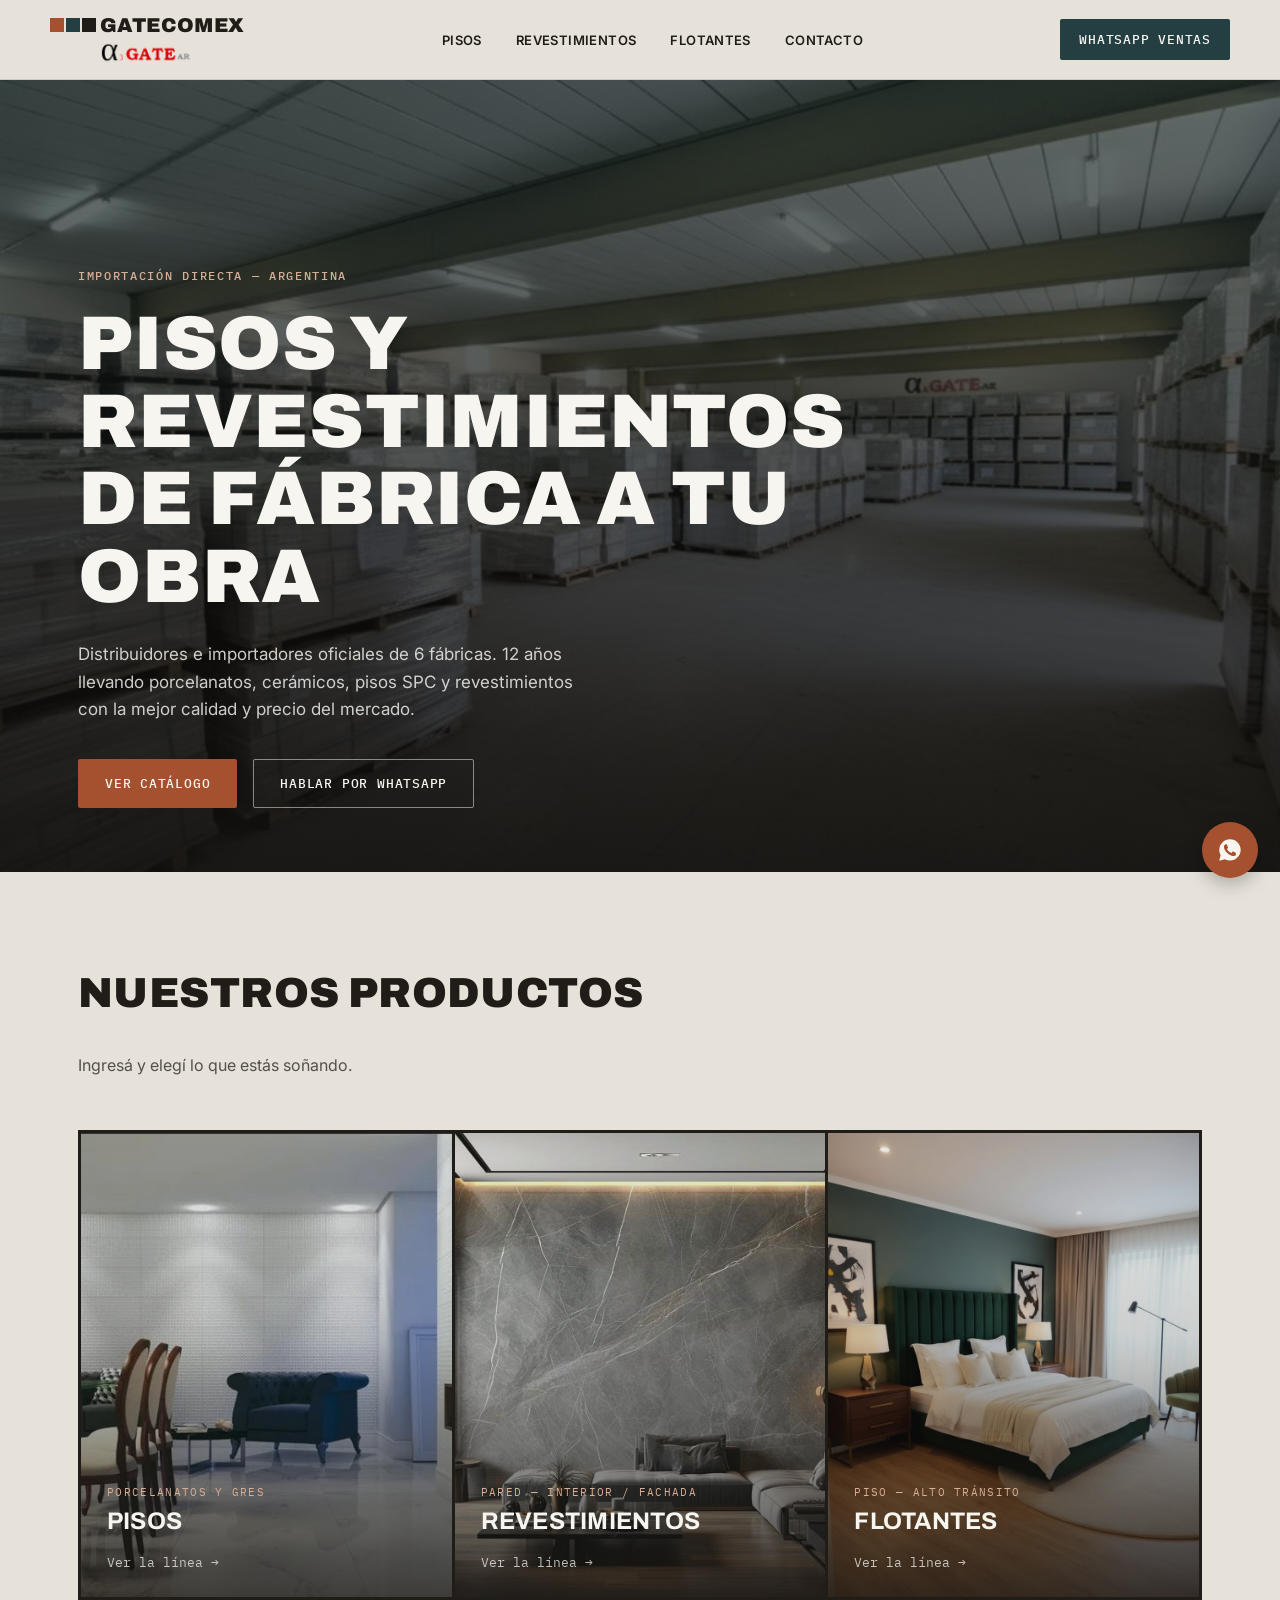
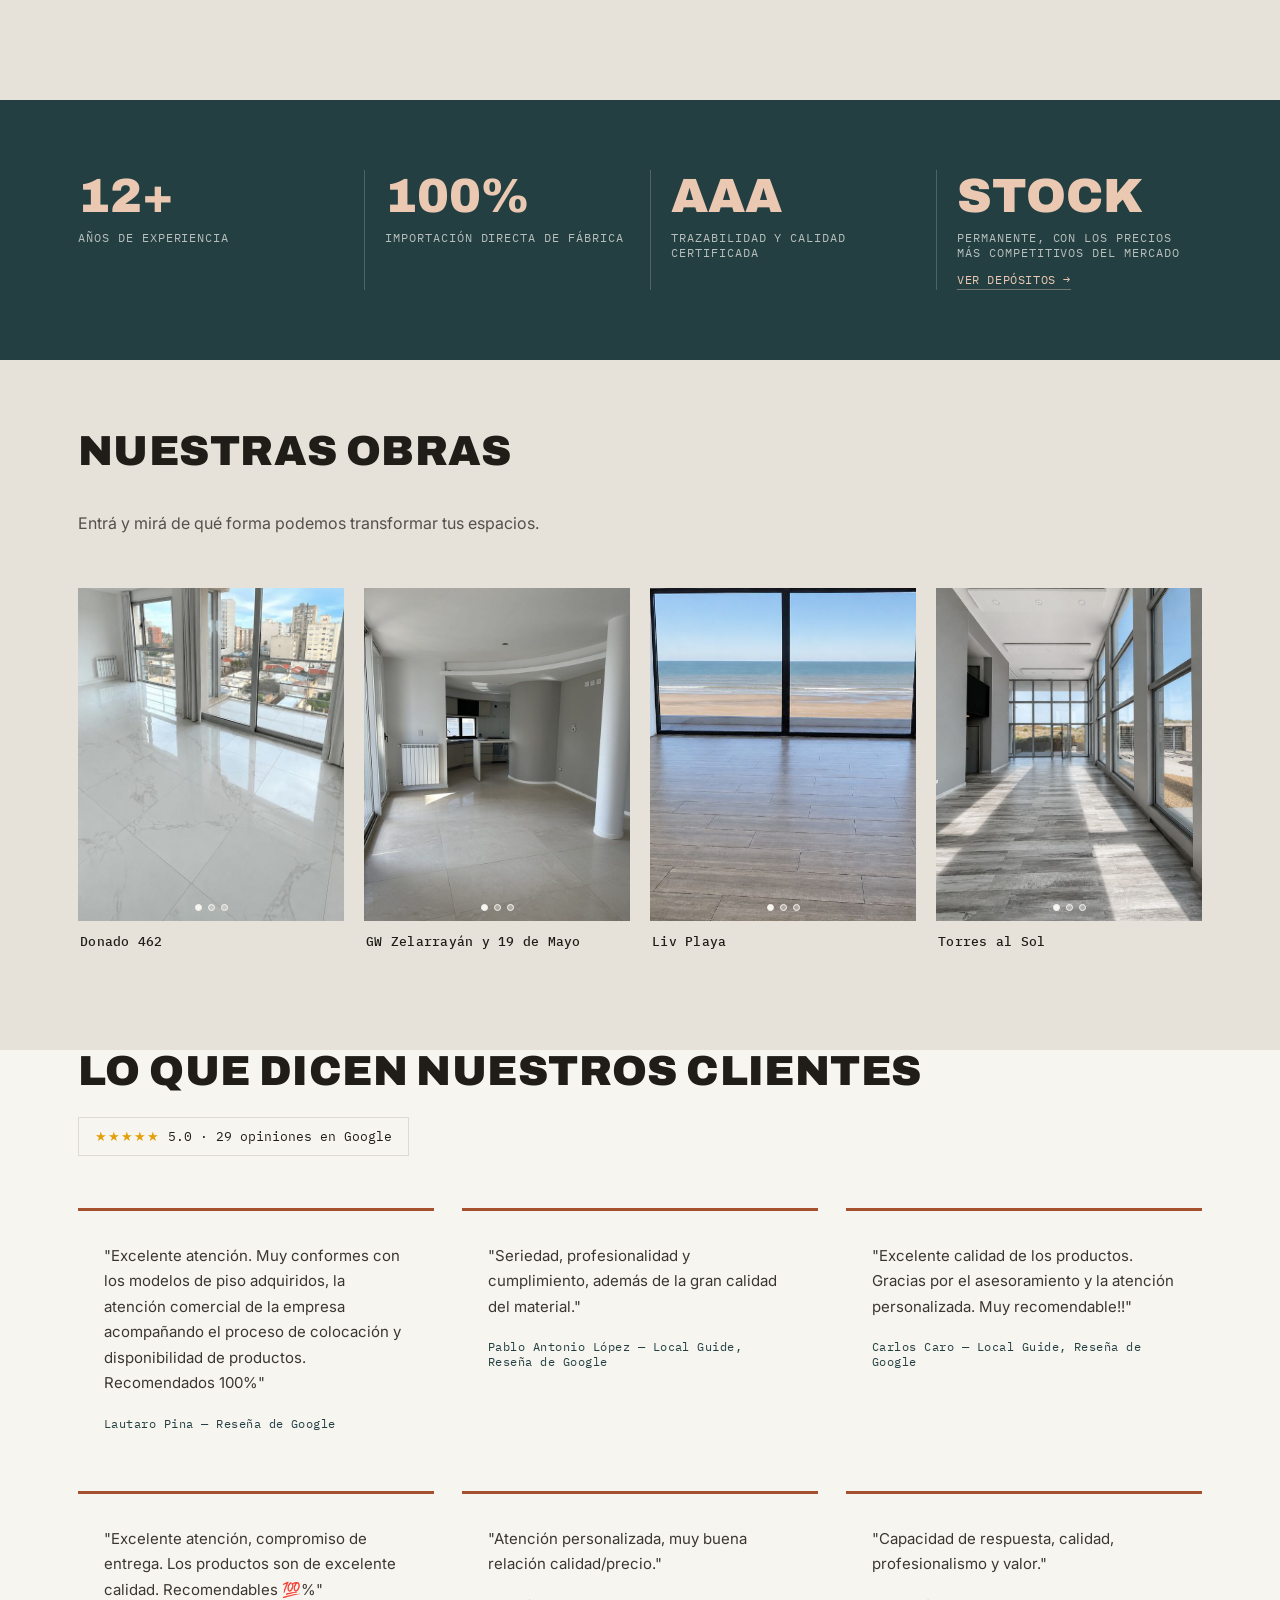
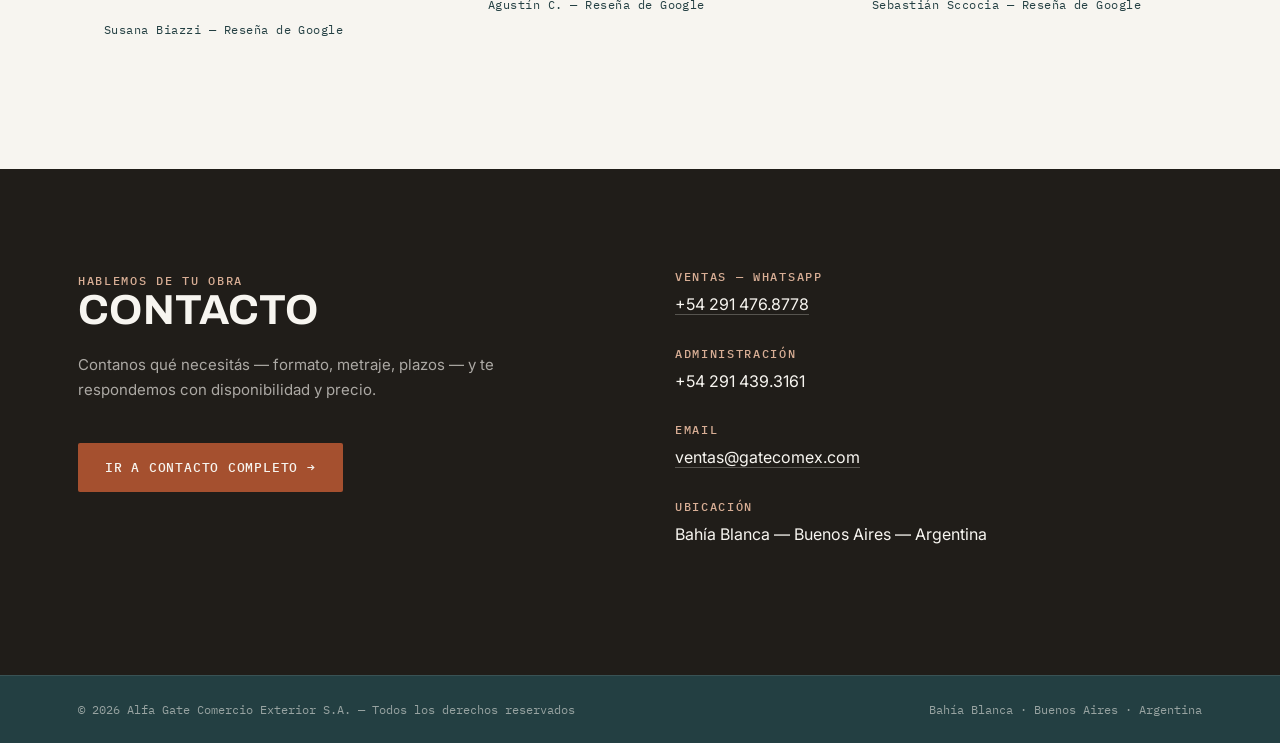
<file: index.html>
<!DOCTYPE html>
<html lang="es">
<head>
<meta charset="UTF-8">
<meta name="viewport" content="width=device-width, initial-scale=1.0">
<title>GateComex — Pisos, Revestimientos y Flotantes | Argentina</title>
<meta name="description" content="Distribuidores e importadores oficiales de 6 fábricas. 12 años llevando porcelanatos, cerámicos, pisos SPC y revestimientos a toda la región.">
<link rel="preconnect" href="https://fonts.googleapis.com">
<link href="https://fonts.googleapis.com/css2?family=Archivo:wght@500;700;900&family=Inter:wght@400;500;600&family=IBM+Plex+Mono:wght@500&display=swap" rel="stylesheet">
<link rel="stylesheet" href="styles.css">
</head>
<body>

<header>
<nav class="wrap">
<a href="index.html" class="logo"><span class="logo-top"><span class="mark"></span>GATECOMEX</span><img src="images/alfa-gate-logo.png" alt="Alfa Gate" class="logo-alfa"></a>
<div class="navlinks">
<a href="pisos.html">Pisos</a>
<a href="revestimientos.html">Revestimientos</a>
<a href="flotantes.html">Flotantes</a>
<a href="contacto.html">Contacto</a>
</div>
<div class="navcta">
<a class="btn" href="https://api.whatsapp.com/send/?phone=5492914768778" target="_blank">WhatsApp Ventas</a>
</div>
</nav>
</header>

<section class="hero">
<div class="hero-bg">
<img src="images/hero-deposito.jpg" alt="Depósito Alfa Gate con stock de porcelanatos y revestimientos">
</div>
<div class="wrap hero-content">
<span class="eyebrow">Importación directa — Argentina</span>
<h1>Pisos y revestimientos<br>de fábrica a tu obra</h1>
<p>Distribuidores e importadores oficiales de 6 fábricas. 12 años llevando porcelanatos, cerámicos, pisos SPC y revestimientos con la mejor calidad y precio del mercado.</p>
<div class="hero-actions">
<a class="btn btn-primary" href="#categorias">Ver catálogo</a>
<a class="btn btn-outline" href="https://api.whatsapp.com/send/?phone=5492914768778" target="_blank">Hablar por WhatsApp</a>
</div>
</div>
</section>

<section class="section" id="categorias">
<div class="wrap">
<div class="section-head section-head-stack">
<h2>Nuestros productos</h2>
<p class="desc">Ingresá y elegí lo que estás soñando.</p>
</div>
</div>
<div class="wrap">
<div class="tile-grid">
<a class="tile-card" href="pisos.html">
<img src="images/hero-pisos.jpg" alt="Pisos">
<div class="tc-inner">
<span class="code">PORCELANATOS Y GRES</span>
<h3>Pisos</h3>
<span class="arrow">Ver la línea →</span>
</div>
</a>
<a class="tile-card" href="revestimientos.html">
<img src="images/hero-revestimientos.jpg" alt="Revestimientos">
<div class="tc-inner">
<span class="code">PARED — INTERIOR / FACHADA</span>
<h3>Revestimientos</h3>
<span class="arrow">Ver la línea →</span>
</div>
</a>
<a class="tile-card" href="flotantes.html">
<img src="images/hero-flotantes.jpg" alt="Flotantes">
<div class="tc-inner">
<span class="code">PISO — ALTO TRÁNSITO</span>
<h3>Flotantes</h3>
<span class="arrow">Ver la línea →</span>
</div>
</a>
</div>
</div>
</section>

<section class="stats">
<div class="wrap stats-grid">
<div><div class="stat-num">12+</div><div class="stat-label">Años de experiencia</div></div>
<div><div class="stat-num">100%</div><div class="stat-label">Importación directa de fábrica</div></div>
<div><div class="stat-num">AAA</div><div class="stat-label">Trazabilidad y calidad certificada</div></div>
<div><div class="stat-num">STOCK</div><div class="stat-label">Permanente, con los precios más competitivos del mercado</div><a href="#" id="ver-deposito" class="stock-link">Ver depósitos →</a></div>
</div>
</section>

<section class="section" id="ambientes" style="padding-top:70px;">
<div class="wrap">
<div class="section-head section-head-stack">
<h2>Nuestras obras</h2>
<p class="desc">Entrá y mirá de qué forma podemos transformar tus espacios.</p>
</div>
<div class="obra-grid">
<div class="obra-card">
<div class="obra-photo">
<img src="images/donado462-1.jpg" data-file="donado462-1.jpg" class="active" alt="Donado 462">
<img src="images/donado462-2.jpg" data-file="donado462-2.jpg" alt="Donado 462">
<img src="images/donado462-3.jpg" data-file="donado462-3.jpg" alt="Donado 462">
<div class="prod-dots">
<button class="dot active" data-idx="0"></button>
<button class="dot" data-idx="1"></button>
<button class="dot" data-idx="2"></button>
</div>
</div>
<span class="g-cap">Donado 462</span>
</div>
<div class="obra-card">
<div class="obra-photo">
<img src="images/gw-zelarrayan-1.jpg" data-file="gw-zelarrayan-1.jpg" class="active" alt="GW Zelarrayán y 19 de Mayo">
<img src="images/gw-zelarrayan-2.jpg" data-file="gw-zelarrayan-2.jpg" alt="GW Zelarrayán y 19 de Mayo">
<img src="images/gw-zelarrayan-3.jpg" data-file="gw-zelarrayan-3.jpg" alt="GW Zelarrayán y 19 de Mayo">
<div class="prod-dots">
<button class="dot active" data-idx="0"></button>
<button class="dot" data-idx="1"></button>
<button class="dot" data-idx="2"></button>
</div>
</div>
<span class="g-cap">GW Zelarrayán y 19 de Mayo</span>
</div>
<div class="obra-card">
<div class="obra-photo">
<img src="images/liv-playa-1.jpg" data-file="liv-playa-1.jpg" class="active" alt="Liv Playa">
<img src="images/liv-playa-2.jpg" data-file="liv-playa-2.jpg" alt="Liv Playa">
<img src="images/liv-playa-3.jpg" data-file="liv-playa-3.jpg" alt="Liv Playa">
<div class="prod-dots">
<button class="dot active" data-idx="0"></button>
<button class="dot" data-idx="1"></button>
<button class="dot" data-idx="2"></button>
</div>
</div>
<span class="g-cap">Liv Playa</span>
</div>
<div class="obra-card">
<div class="obra-photo">
<img src="images/torres-al-sol-1.jpg" data-file="torres-al-sol-1.jpg" class="active" alt="Torres al Sol">
<img src="images/torres-al-sol-2.jpg" data-file="torres-al-sol-2.jpg" alt="Torres al Sol">
<img src="images/torres-al-sol-3.jpg" data-file="torres-al-sol-3.jpg" alt="Torres al Sol">
<div class="prod-dots">
<button class="dot active" data-idx="0"></button>
<button class="dot" data-idx="1"></button>
<button class="dot" data-idx="2"></button>
</div>
</div>
<span class="g-cap">Torres al Sol</span>
</div>
</div>
</div>
</section>

<section class="section" style="background:var(--paper); padding-top:0;">
<div class="wrap">
<div class="section-head">
<h2>Lo que dicen nuestros clientes</h2>
<a href="https://www.google.com/search?q=alfa+gate+bahia+blanca+resenas" target="_blank" class="google-badge">
<span class="stars">★★★★★</span> 5.0 · 29 opiniones en Google
</a>
</div>
<div class="testi-grid">
<div class="testi-card">
<p>"Excelente atención. Muy conformes con los modelos de piso adquiridos, la atención comercial de la empresa acompañando el proceso de colocación y disponibilidad de productos. Recomendados 100%"</p>
<div class="testi-who">Lautaro Pina — Reseña de Google</div>
</div>
<div class="testi-card">
<p>"Seriedad, profesionalidad y cumplimiento, además de la gran calidad del material."</p>
<div class="testi-who">Pablo Antonio López — Local Guide, Reseña de Google</div>
</div>
<div class="testi-card">
<p>"Excelente calidad de los productos. Gracias por el asesoramiento y la atención personalizada. Muy recomendable!!"</p>
<div class="testi-who">Carlos Caro — Local Guide, Reseña de Google</div>
</div>
<div class="testi-card">
<p>"Excelente atención, compromiso de entrega. Los productos son de excelente calidad. Recomendables 💯%"</p>
<div class="testi-who">Susana Biazzi — Reseña de Google</div>
</div>
<div class="testi-card">
<p>"Atención personalizada, muy buena relación calidad/precio."</p>
<div class="testi-who">Agustín C. — Reseña de Google</div>
</div>
<div class="testi-card">
<p>"Capacidad de respuesta, calidad, profesionalismo y valor."</p>
<div class="testi-who">Sebastián Sccocia — Reseña de Google</div>
</div>
</div>
</div>
</section>

<section class="contact section" id="contacto">
<div class="wrap">
<div>
<span class="eyebrow" style="color:#D8AE95;">Hablemos de tu obra</span>
<h2>Contacto</h2>
<p class="desc">Contanos qué necesitás — formato, metraje, plazos — y te respondemos con disponibilidad y precio.</p>
<a class="btn btn-primary" href="contacto.html">Ir a contacto completo →</a>
</div>
<div class="contact-info">
<div>
<div class="info-block"><span class="eyebrow">Ventas — WhatsApp</span><a href="https://api.whatsapp.com/send/?phone=5492914768778" target="_blank">+54 291 476.8778</a></div>
<div class="info-block"><span class="eyebrow">Administración</span><div>+54 291 439.3161</div></div>
<div class="info-block"><span class="eyebrow">Email</span><a href="mailto:ventas@gatecomex.com">ventas@gatecomex.com</a></div>
<div class="info-block"><span class="eyebrow">Ubicación</span><div>Bahía Blanca — Buenos Aires — Argentina</div></div>
</div>
</div>
</div>
</section>

<footer>
<div class="wrap">
<div>© 2026 Alfa Gate Comercio Exterior S.A. — Todos los derechos reservados</div>
<div>Bahía Blanca · Buenos Aires · Argentina</div>
</div>
</footer>

<a class="wa-float" href="https://api.whatsapp.com/send/?phone=5492914768778" target="_blank" aria-label="WhatsApp">
<svg viewBox="0 0 24 24"><path d="M12.04 2C6.58 2 2.13 6.45 2.13 11.91c0 1.75.46 3.39 1.26 4.81L2 22l5.42-1.36c1.36.72 2.9 1.13 4.53 1.13h.01c5.46 0 9.91-4.45 9.91-9.91C21.87 6.45 17.5 2 12.04 2zm5.79 14.13c-.24.68-1.4 1.3-1.93 1.35-.5.05-1.02.24-3.42-.71-2.9-1.15-4.77-4.09-4.92-4.28-.14-.19-1.17-1.56-1.17-2.98s.73-2.11 1-2.4c.24-.27.53-.34.71-.34h.5c.16 0 .38-.06.59.45.24.58.8 2 .87 2.14.07.14.11.3.02.49-.09.19-.14.3-.27.46-.14.16-.28.36-.4.48-.14.14-.28.28-.12.55.16.27.71 1.17 1.52 1.9 1.05.94 1.93 1.23 2.2 1.37.27.14.43.11.59-.07.16-.18.68-.79.86-1.06.18-.27.36-.23.6-.14.24.09 1.55.73 1.81.86.27.14.45.2.51.32.07.12.07.66-.17 1.33z"/></svg>
</a>

<script src="catalog.js"></script>
<script>
document.querySelectorAll('.obra-photo').forEach(photoBox => {
  const imgs = photoBox.querySelectorAll('img');
  const fotos = [...imgs].map(im => im.getAttribute('src'));
  photoBox.querySelectorAll('.dot').forEach(dot => {
    dot.addEventListener('click', (e) => {
      e.stopPropagation();
      const idx = +dot.dataset.idx;
      imgs.forEach((im, i) => im.classList.toggle('active', i === idx));
      photoBox.querySelectorAll('.dot').forEach((d, i) => d.classList.toggle('active', i === idx));
    });
  });
  photoBox.addEventListener('click', () => {
    const activeIdx = [...imgs].findIndex(im => im.classList.contains('active'));
    openLightbox(fotos, activeIdx < 0 ? 0 : activeIdx);
  });
});

// Fotos de depósito: se abren directo desde el link "Ver depósito"
const depoFotos = ["images/depo-1.jpg", "images/depo-2.jpg", "images/depo-3.jpg", "images/depo-4.jpg"];
document.getElementById('ver-deposito').addEventListener('click', (e) => {
  e.preventDefault();
  openLightbox(depoFotos, 0);
});
</script>

</body>
</html>
</file>
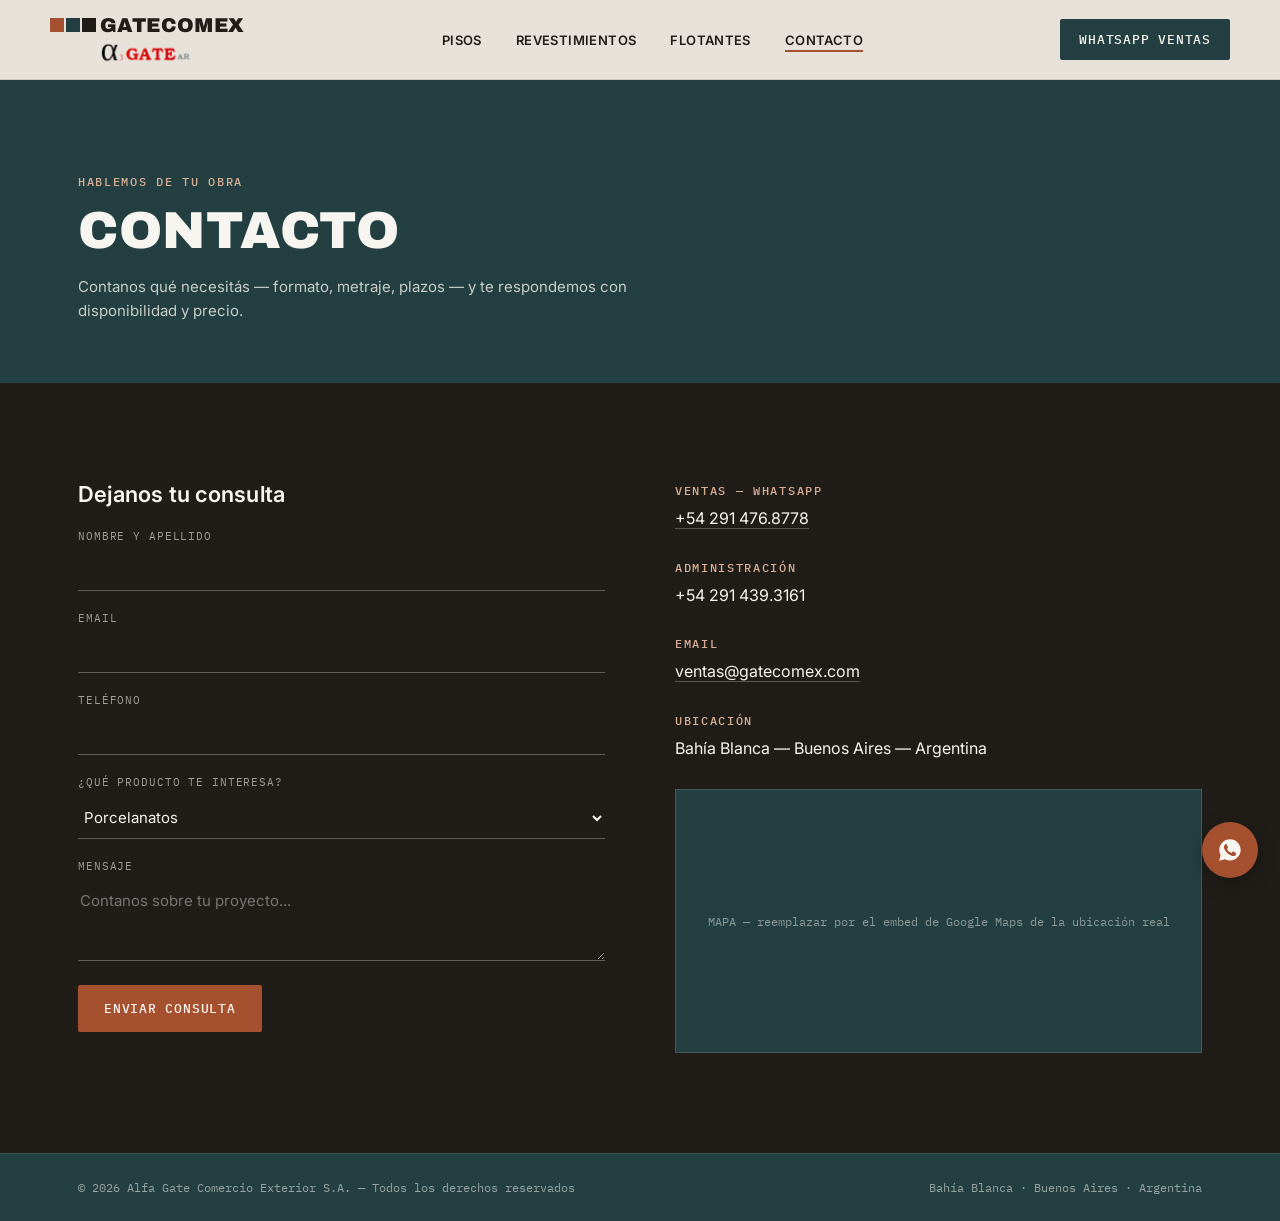
<file: contacto.html>
<!DOCTYPE html>
<html lang="es">
<head>
<meta charset="UTF-8">
<meta name="viewport" content="width=device-width, initial-scale=1.0">
<title>Contacto | GateComex — Bahía Blanca</title>
<meta name="description" content="Contactate con GateComex por WhatsApp, teléfono o email. Importadores de porcelanatos, revestimientos y pisos plásticos en Bahía Blanca, Argentina.">
<link rel="preconnect" href="https://fonts.googleapis.com">
<link href="https://fonts.googleapis.com/css2?family=Archivo:wght@500;700;900&family=Inter:wght@400;500;600&family=IBM+Plex+Mono:wght@500&display=swap" rel="stylesheet">
<link rel="stylesheet" href="styles.css">
</head>
<body>

<header>
  <nav class="wrap">
    <a href="index.html" class="logo"><span class="logo-top"><span class="mark"></span>GATECOMEX</span><img src="images/alfa-gate-logo.png" alt="Alfa Gate" class="logo-alfa"></a>
    <div class="navlinks">
      <a href="pisos.html">Pisos</a>
      <a href="revestimientos.html">Revestimientos</a>
      <a href="flotantes.html">Flotantes</a>
      <a href="contacto.html" class="active">Contacto</a>
    </div>
    <div class="navcta"><a class="btn" href="https://api.whatsapp.com/send/?phone=5492914768778" target="_blank">WhatsApp Ventas</a></div>
  </nav>
</header>

<section class="page-hero">
  <div class="wrap">
    <span class="eyebrow">Hablemos de tu obra</span>
    <h1>Contacto</h1>
    <p>Contanos qué necesitás — formato, metraje, plazos — y te respondemos con disponibilidad y precio.</p>
  </div>
</section>

<section class="contact section">
  <div class="wrap">
    <div>
      <h2 style="text-transform:none; font-family:'Inter',sans-serif; font-size:22px; font-weight:600; margin-bottom:24px;">Dejanos tu consulta</h2>
      <form action="https://formsubmit.co/ventas@gatecomex.com" method="POST">
        <div class="field"><label>Nombre y apellido</label><input type="text" name="nombre" required></div>
        <div class="field"><label>Email</label><input type="email" name="email" required></div>
        <div class="field"><label>Teléfono</label><input type="tel" name="telefono"></div>
        <div class="field">
          <label>¿Qué producto te interesa?</label>
          <select name="producto">
            <option>Porcelanatos</option>
            <option>Revestimientos</option>
            <option>Pisos plásticos</option>
            <option>No estoy seguro</option>
          </select>
        </div>
        <div class="field"><label>Mensaje</label><textarea name="mensaje" placeholder="Contanos sobre tu proyecto..."></textarea></div>
        <button class="btn btn-primary" type="submit" style="border:none; cursor:pointer;">Enviar consulta</button>
      </form>
    </div>
    <div class="contact-info">
      <div>
        <div class="info-block"><span class="eyebrow">Ventas — WhatsApp</span><a href="https://api.whatsapp.com/send/?phone=5492914768778" target="_blank">+54 291 476.8778</a></div>
        <div class="info-block"><span class="eyebrow">Administración</span><div>+54 291 439.3161</div></div>
        <div class="info-block"><span class="eyebrow">Email</span><a href="mailto:ventas@gatecomex.com">ventas@gatecomex.com</a></div>
        <div class="info-block"><span class="eyebrow">Ubicación</span><div>Bahía Blanca — Buenos Aires — Argentina</div></div>
      </div>
      <div class="map-box">MAPA — reemplazar por el embed de Google Maps de la ubicación real</div>
    </div>
  </div>
</section>

<footer>
  <div class="wrap">
    <div>© 2026 Alfa Gate Comercio Exterior S.A. — Todos los derechos reservados</div>
    <div>Bahía Blanca · Buenos Aires · Argentina</div>
  </div>
</footer>

<a class="wa-float" href="https://api.whatsapp.com/send/?phone=5492914768778" target="_blank" aria-label="WhatsApp">
  <svg viewBox="0 0 24 24"><path d="M12.04 2C6.58 2 2.13 6.45 2.13 11.91c0 1.75.46 3.39 1.26 4.81L2 22l5.42-1.36c1.36.72 2.9 1.13 4.53 1.13h.01c5.46 0 9.91-4.45 9.91-9.91C21.87 6.45 17.5 2 12.04 2zm5.79 14.13c-.24.68-1.4 1.3-1.93 1.35-.5.05-1.02.24-3.42-.71-2.9-1.15-4.77-4.09-4.92-4.28-.14-.19-1.17-1.56-1.17-2.98s.73-2.11 1-2.4c.24-.27.53-.34.71-.34h.5c.16 0 .38-.06.59.45.24.58.8 2 .87 2.14.07.14.11.3.02.49-.09.19-.14.3-.27.46-.14.16-.28.36-.4.48-.14.14-.28.28-.12.55.16.27.71 1.17 1.52 1.9 1.05.94 1.93 1.23 2.2 1.37.27.14.43.11.59-.07.16-.18.68-.79.86-1.06.18-.27.36-.23.6-.14.24.09 1.55.73 1.81.86.27.14.45.2.51.32.07.12.07.66-.17 1.33z"/></svg>
</a>

</body>
</html>
</file>
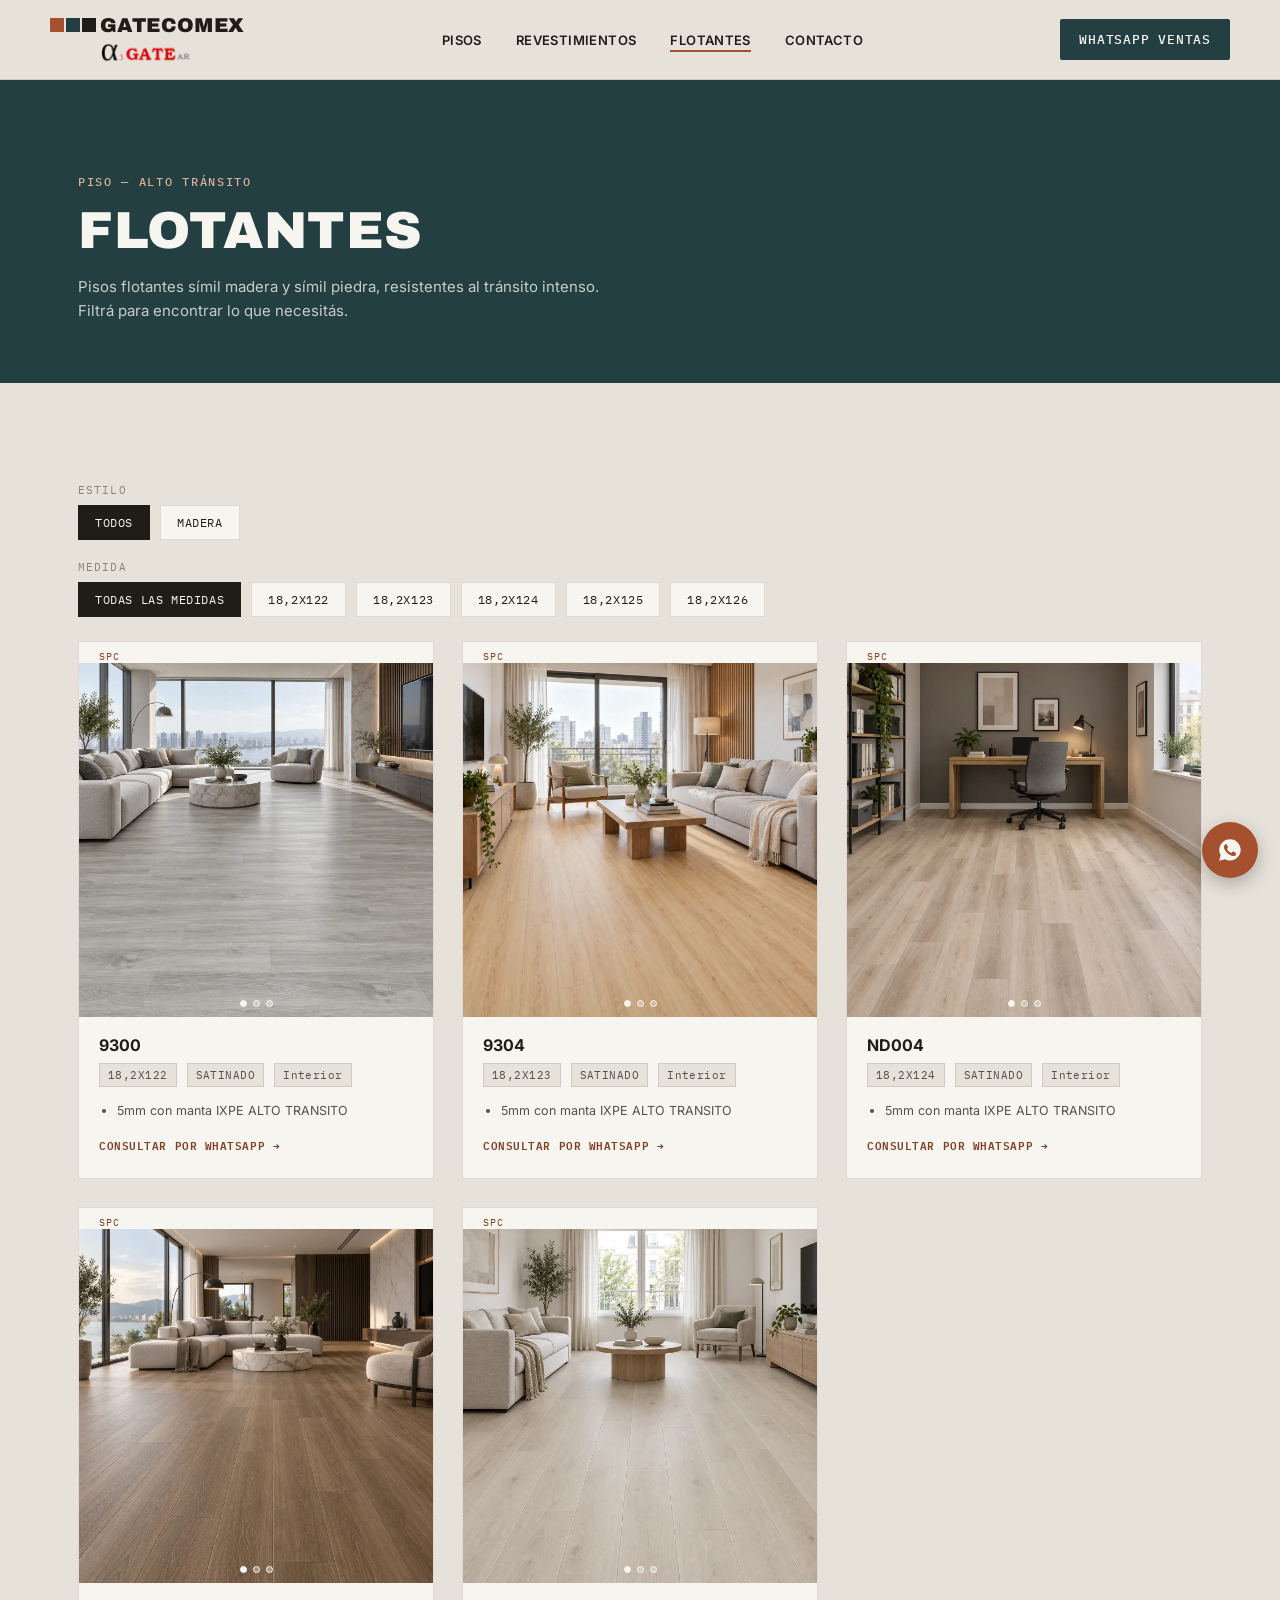
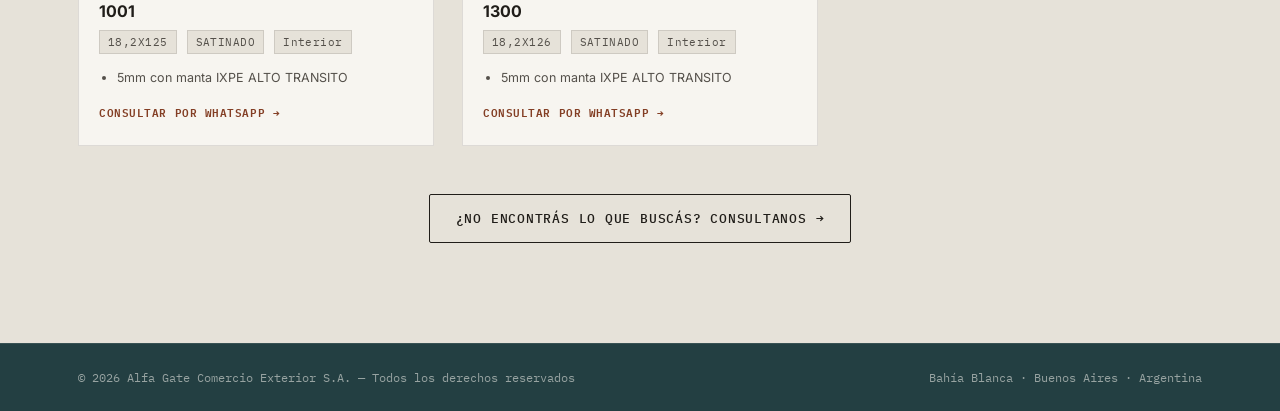
<file: flotantes.html>
<!DOCTYPE html>
<html lang="es">
<head>
<meta charset="UTF-8">
<meta name="viewport" content="width=device-width, initial-scale=1.0">
<title>Flotantes | GateComex — Importación directa Bahía Blanca</title>
<meta name="description" content="Catálogo de pisos flotantes símil madera y símil piedra importados. Consultá formato, terminación y disponibilidad.">
<link rel="preconnect" href="https://fonts.googleapis.com">
<link href="https://fonts.googleapis.com/css2?family=Archivo:wght@500;700;900&family=Inter:wght@400;500;600&family=IBM+Plex+Mono:wght@500&display=swap" rel="stylesheet">
<link rel="stylesheet" href="styles.css">
</head>
<body>

<header>
  <nav class="wrap">
    <a href="index.html" class="logo"><span class="logo-top"><span class="mark"></span>GATECOMEX</span><img src="images/alfa-gate-logo.png" alt="Alfa Gate" class="logo-alfa"></a>
    <div class="navlinks">
      <a href="pisos.html">Pisos</a>
      <a href="revestimientos.html">Revestimientos</a>
      <a href="flotantes.html" class="active">Flotantes</a>
      <a href="contacto.html">Contacto</a>
    </div>
    <div class="navcta"><a class="btn" href="https://api.whatsapp.com/send/?phone=5492914768778" target="_blank">WhatsApp Ventas</a></div>
  </nav>
</header>

<section class="page-hero">
  <div class="wrap">
    <span class="eyebrow">PISO — ALTO TRÁNSITO</span>
    <h1>Flotantes</h1>
    <p>Pisos flotantes símil madera y símil piedra, resistentes al tránsito intenso. Filtrá para encontrar lo que necesitás.</p>
  </div>
</section>

<section class="section">
  <div class="wrap">
    <span class="filter-label">Estilo</span>
    <div class="filter-bar" id="filterBar"></div>
    <span class="filter-label">Medida</span>
    <div class="filter-bar" id="formatoFilterBar"></div>
    <div class="catalog-grid" id="catalogGrid"></div>
    <p class="catalog-empty" id="catalogEmpty">No tenemos productos en esta categoría por ahora — consultanos por WhatsApp.</p>
    <div class="catalog-foot">
      <a class="btn btn-outline dark" href="https://api.whatsapp.com/send/?phone=5492914768778" target="_blank">¿No encontrás lo que buscás? Consultanos →</a>
    </div>
  </div>
</section>

<footer>
  <div class="wrap">
    <div>© 2026 Alfa Gate Comercio Exterior S.A. — Todos los derechos reservados</div>
    <div>Bahía Blanca · Buenos Aires · Argentina</div>
  </div>
</footer>

<a class="wa-float" href="https://api.whatsapp.com/send/?phone=5492914768778" target="_blank" aria-label="WhatsApp">
  <svg viewBox="0 0 24 24"><path d="M12.04 2C6.58 2 2.13 6.45 2.13 11.91c0 1.75.46 3.39 1.26 4.81L2 22l5.42-1.36c1.36.72 2.9 1.13 4.53 1.13h.01c5.46 0 9.91-4.45 9.91-9.91C21.87 6.45 17.5 2 12.04 2zm5.79 14.13c-.24.68-1.4 1.3-1.93 1.35-.5.05-1.02.24-3.42-.71-2.9-1.15-4.77-4.09-4.92-4.28-.14-.19-1.17-1.56-1.17-2.98s.73-2.11 1-2.4c.24-.27.53-.34.71-.34h.5c.16 0 .38-.06.59.45.24.58.8 2 .87 2.14.07.14.11.3.02.49-.09.19-.14.3-.27.46-.14.16-.28.36-.4.48-.14.14-.28.28-.12.55.16.27.71 1.17 1.52 1.9 1.05.94 1.93 1.23 2.2 1.37.27.14.43.11.59-.07.16-.18.68-.79.86-1.06.18-.27.36-.23.6-.14.24.09 1.55.73 1.81.86.27.14.45.2.51.32.07.12.07.66-.17 1.33z"/></svg>
</a>

<script src="catalog.js"></script>
<script>initCatalog('flotantes');</script>

</body>
</html>
</file>
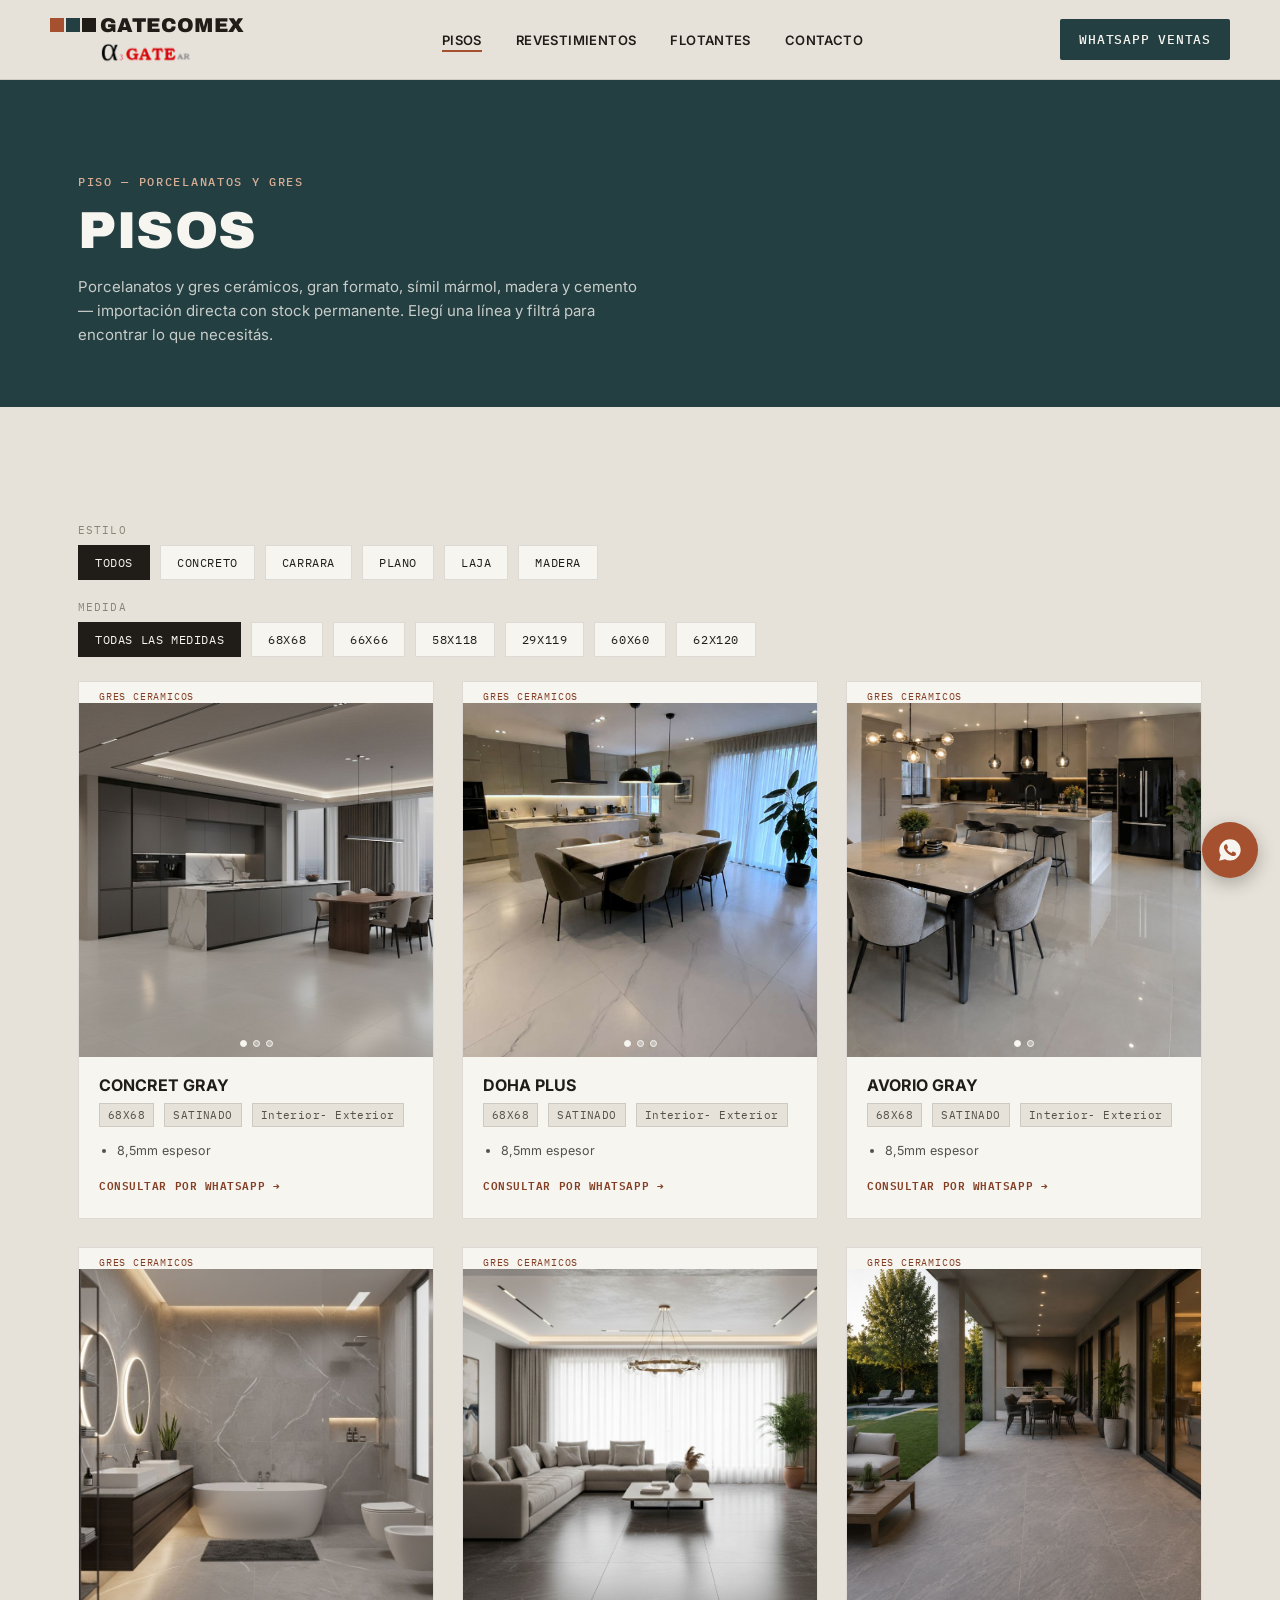
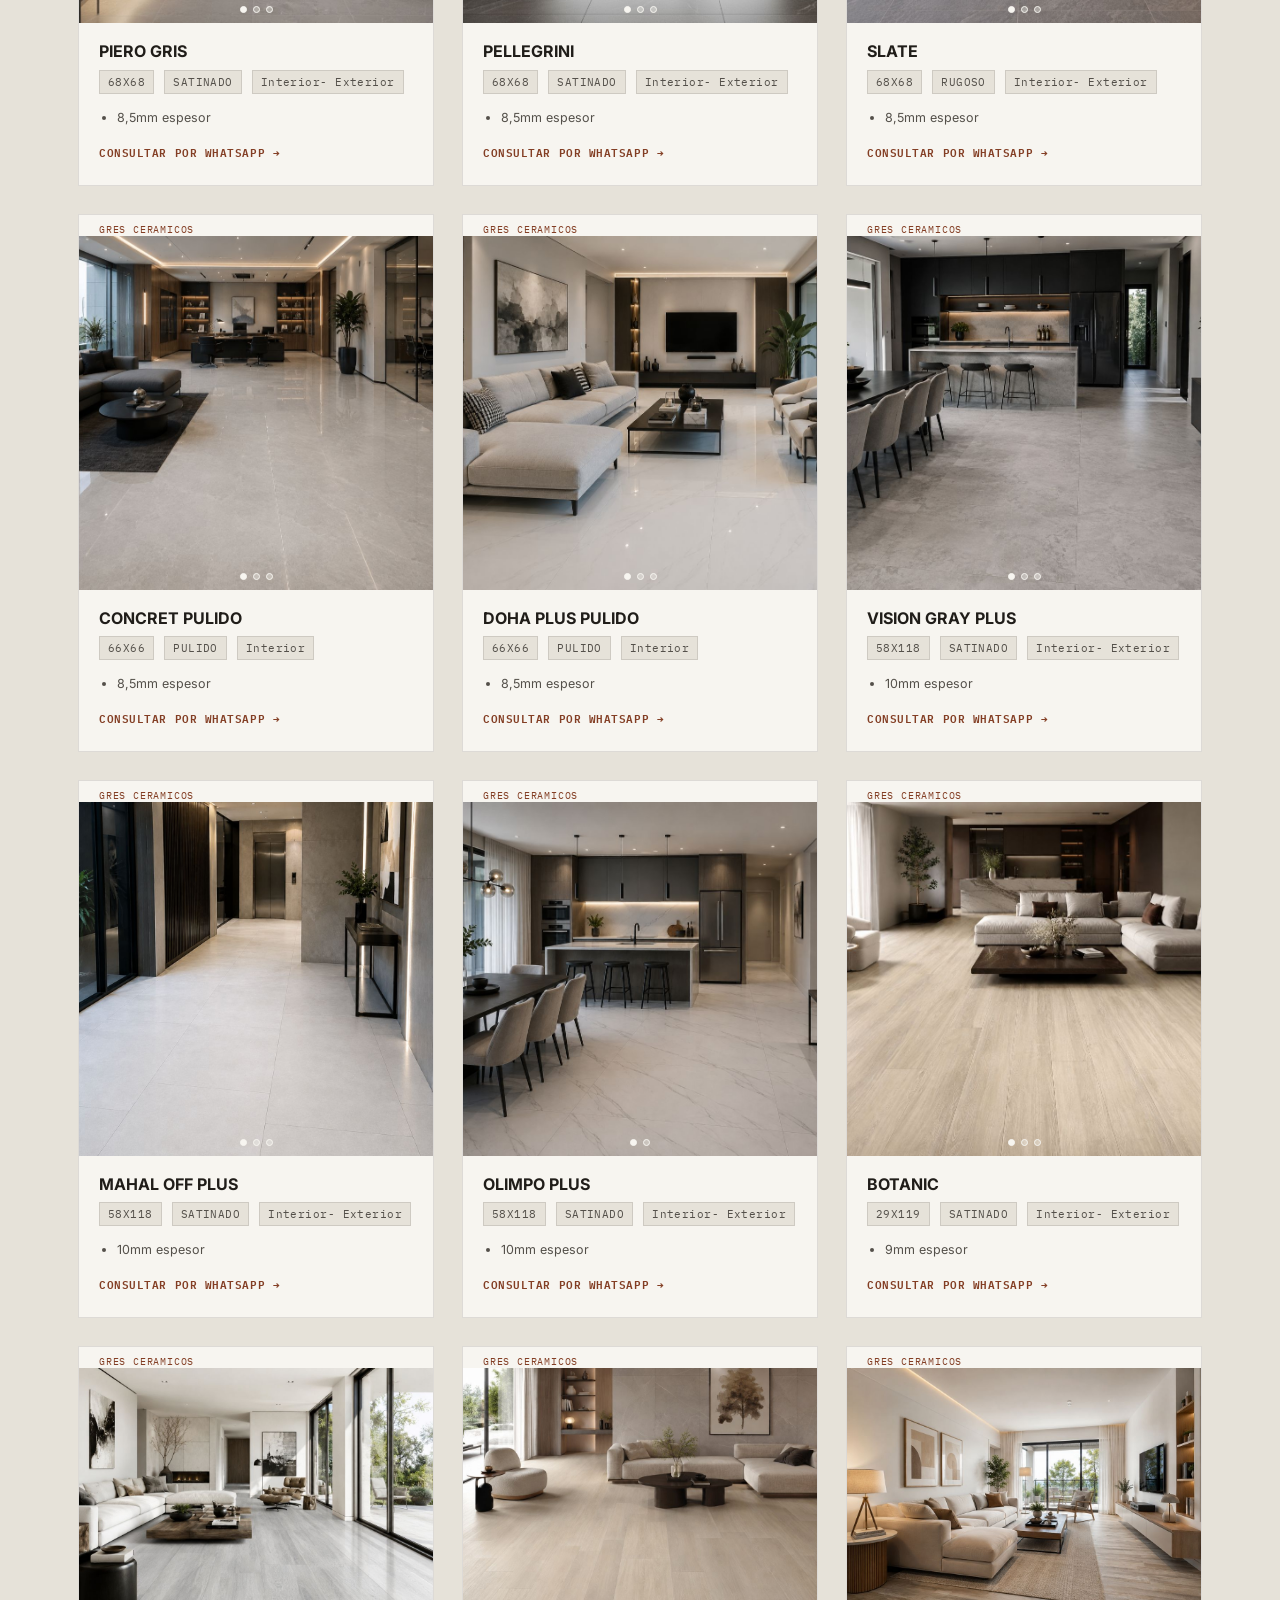
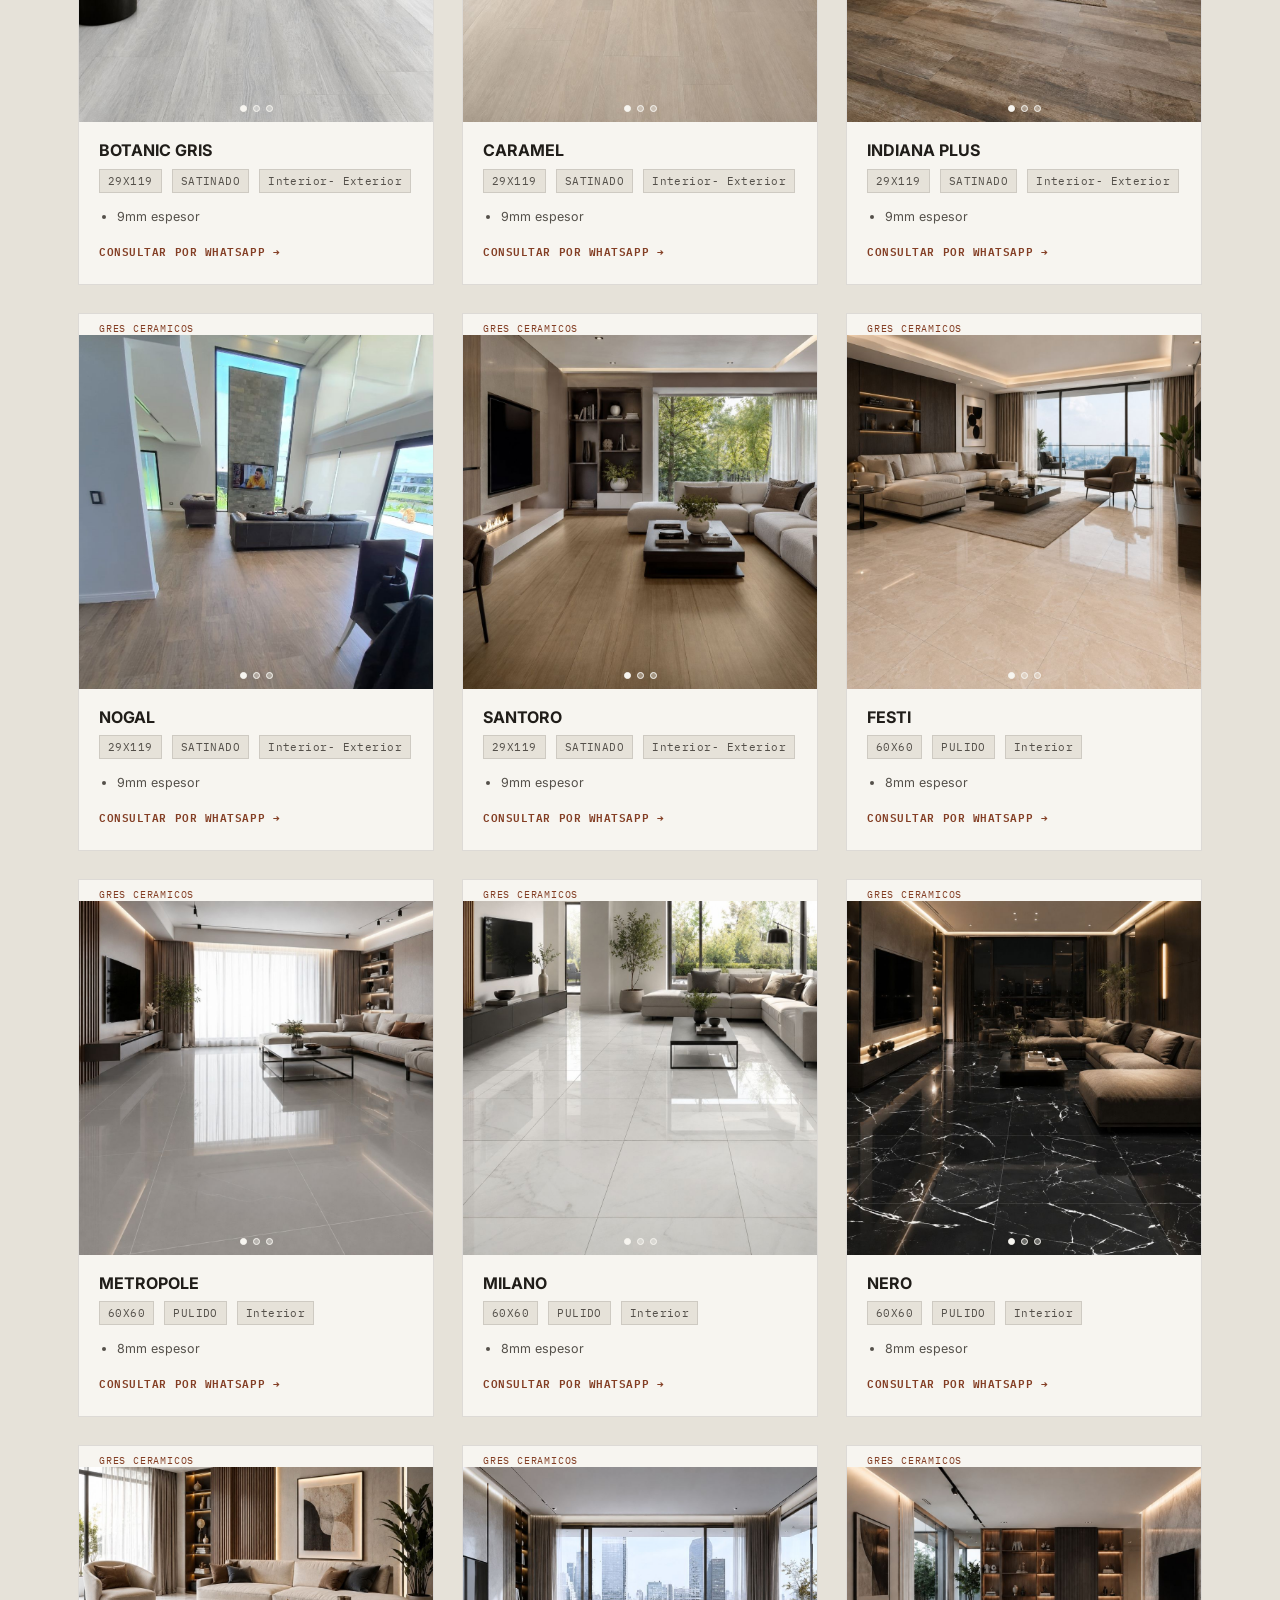
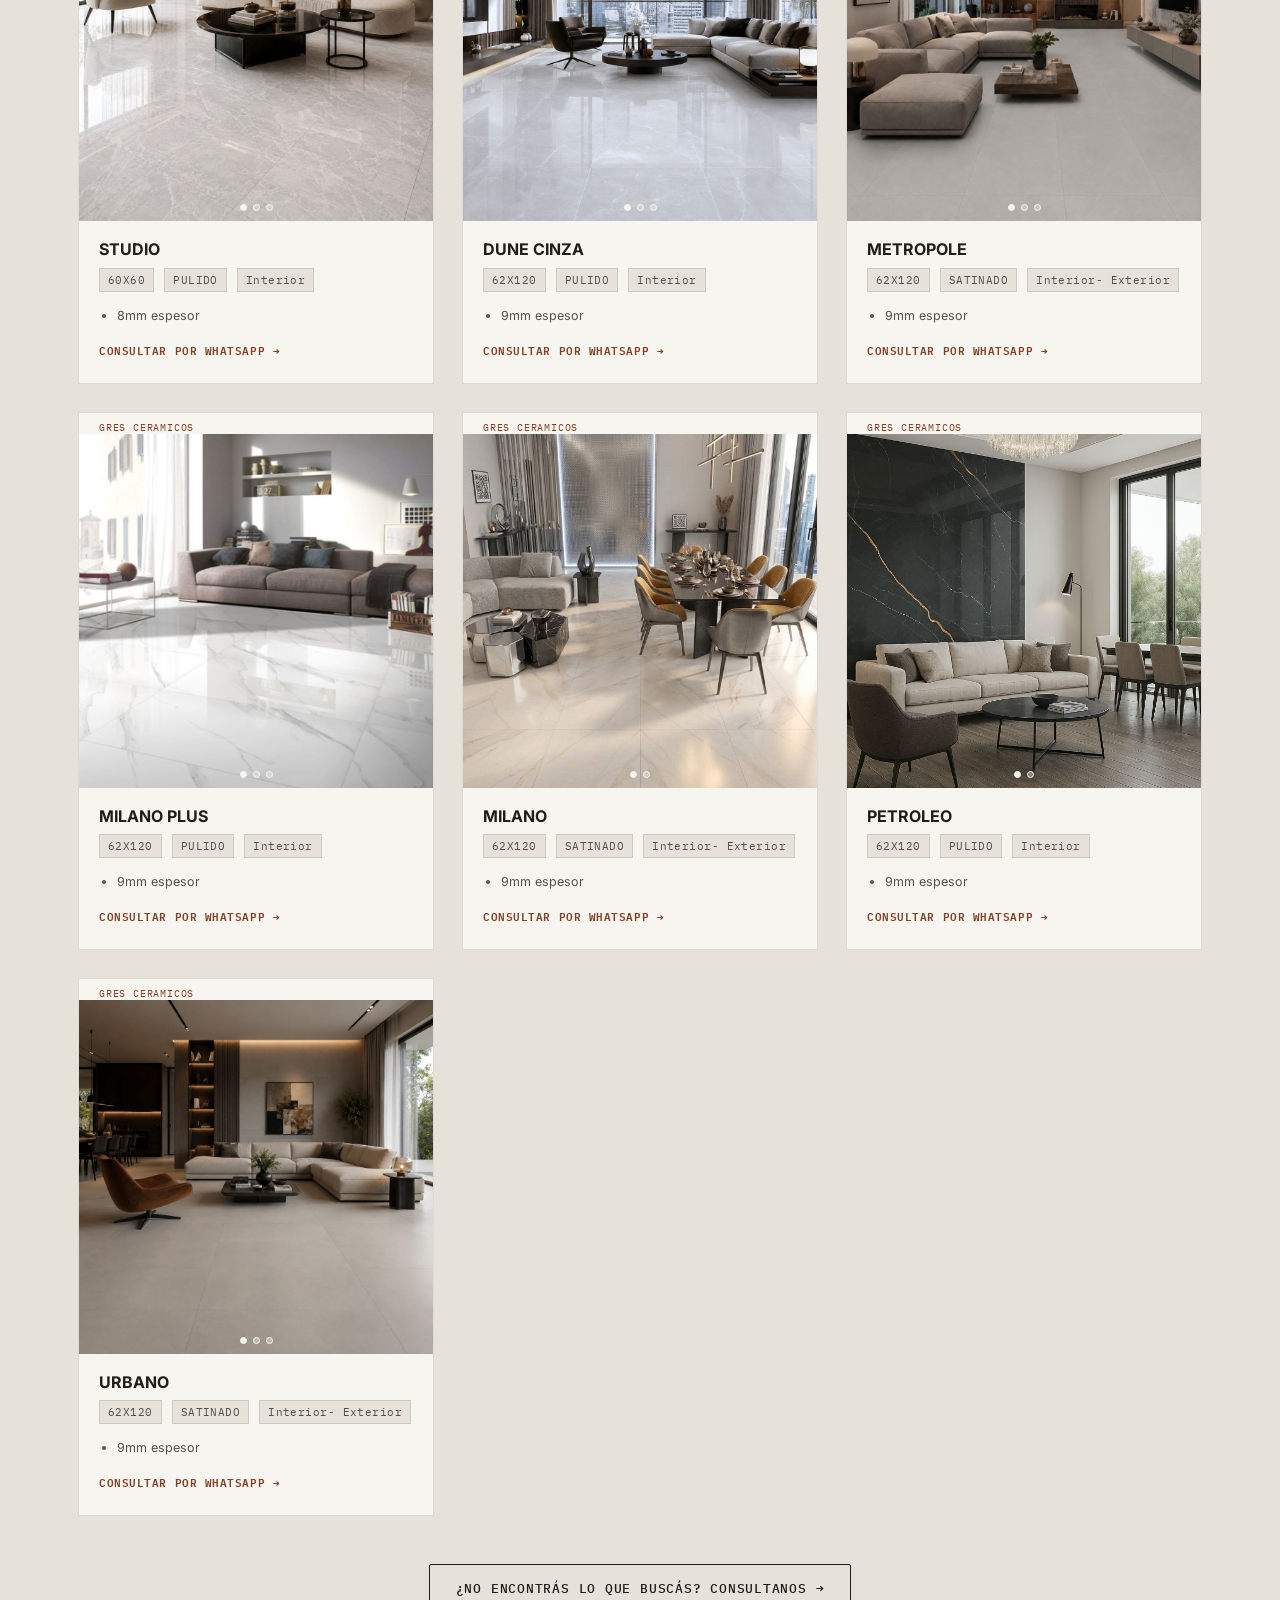
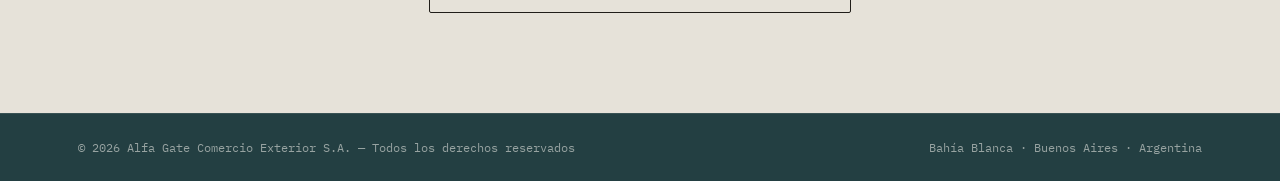
<file: pisos.html>
<!DOCTYPE html>
<html lang="es">
<head>
<meta charset="UTF-8">
<meta name="viewport" content="width=device-width, initial-scale=1.0">
<title>Pisos | GateComex — Importación directa Bahía Blanca</title>
<meta name="description" content="Catálogo de pisos: porcelanatos y gres cerámicos importados. Consultá formato, terminación y disponibilidad.">
<link rel="preconnect" href="https://fonts.googleapis.com">
<link href="https://fonts.googleapis.com/css2?family=Archivo:wght@500;700;900&family=Inter:wght@400;500;600&family=IBM+Plex+Mono:wght@500&display=swap" rel="stylesheet">
<link rel="stylesheet" href="styles.css">
</head>
<body>

<header>
  <nav class="wrap">
    <a href="index.html" class="logo"><span class="logo-top"><span class="mark"></span>GATECOMEX</span><img src="images/alfa-gate-logo.png" alt="Alfa Gate" class="logo-alfa"></a>
    <div class="navlinks">
      <a href="pisos.html" class="active">Pisos</a>
      <a href="revestimientos.html">Revestimientos</a>
      <a href="flotantes.html">Flotantes</a>
      <a href="contacto.html">Contacto</a>
    </div>
    <div class="navcta"><a class="btn" href="https://api.whatsapp.com/send/?phone=5492914768778" target="_blank">WhatsApp Ventas</a></div>
  </nav>
</header>

<section class="page-hero">
  <div class="wrap">
    <span class="eyebrow">PISO — PORCELANATOS Y GRES</span>
    <h1>Pisos</h1>
    <p>Porcelanatos y gres cerámicos, gran formato, símil mármol, madera y cemento — importación directa con stock permanente. Elegí una línea y filtrá para encontrar lo que necesitás.</p>
  </div>
</section>

<section class="section">
  <div class="wrap">
    <div class="filter-bar filter-bar-sub" id="subFilterBar"></div>
    <span class="filter-label">Estilo</span>
    <div class="filter-bar" id="filterBar"></div>
    <span class="filter-label">Medida</span>
    <div class="filter-bar" id="formatoFilterBar"></div>
    <div class="catalog-grid" id="catalogGrid"></div>
    <p class="catalog-empty" id="catalogEmpty">No tenemos productos en esta categoría por ahora — consultanos por WhatsApp.</p>
    <div class="catalog-foot">
      <a class="btn btn-outline dark" href="https://api.whatsapp.com/send/?phone=5492914768778" target="_blank">¿No encontrás lo que buscás? Consultanos →</a>
    </div>
  </div>
</section>

<footer>
  <div class="wrap">
    <div>© 2026 Alfa Gate Comercio Exterior S.A. — Todos los derechos reservados</div>
    <div>Bahía Blanca · Buenos Aires · Argentina</div>
  </div>
</footer>

<a class="wa-float" href="https://api.whatsapp.com/send/?phone=5492914768778" target="_blank" aria-label="WhatsApp">
  <svg viewBox="0 0 24 24"><path d="M12.04 2C6.58 2 2.13 6.45 2.13 11.91c0 1.75.46 3.39 1.26 4.81L2 22l5.42-1.36c1.36.72 2.9 1.13 4.53 1.13h.01c5.46 0 9.91-4.45 9.91-9.91C21.87 6.45 17.5 2 12.04 2zm5.79 14.13c-.24.68-1.4 1.3-1.93 1.35-.5.05-1.02.24-3.42-.71-2.9-1.15-4.77-4.09-4.92-4.28-.14-.19-1.17-1.56-1.17-2.98s.73-2.11 1-2.4c.24-.27.53-.34.71-.34h.5c.16 0 .38-.06.59.45.24.58.8 2 .87 2.14.07.14.11.3.02.49-.09.19-.14.3-.27.46-.14.16-.28.36-.4.48-.14.14-.28.28-.12.55.16.27.71 1.17 1.52 1.9 1.05.94 1.93 1.23 2.2 1.37.27.14.43.11.59-.07.16-.18.68-.79.86-1.06.18-.27.36-.23.6-.14.24.09 1.55.73 1.81.86.27.14.45.2.51.32.07.12.07.66-.17 1.33z"/></svg>
</a>

<script src="catalog.js"></script>
<script>initCatalog('pisos-ceramicos');</script>

</body>
</html>
</file>
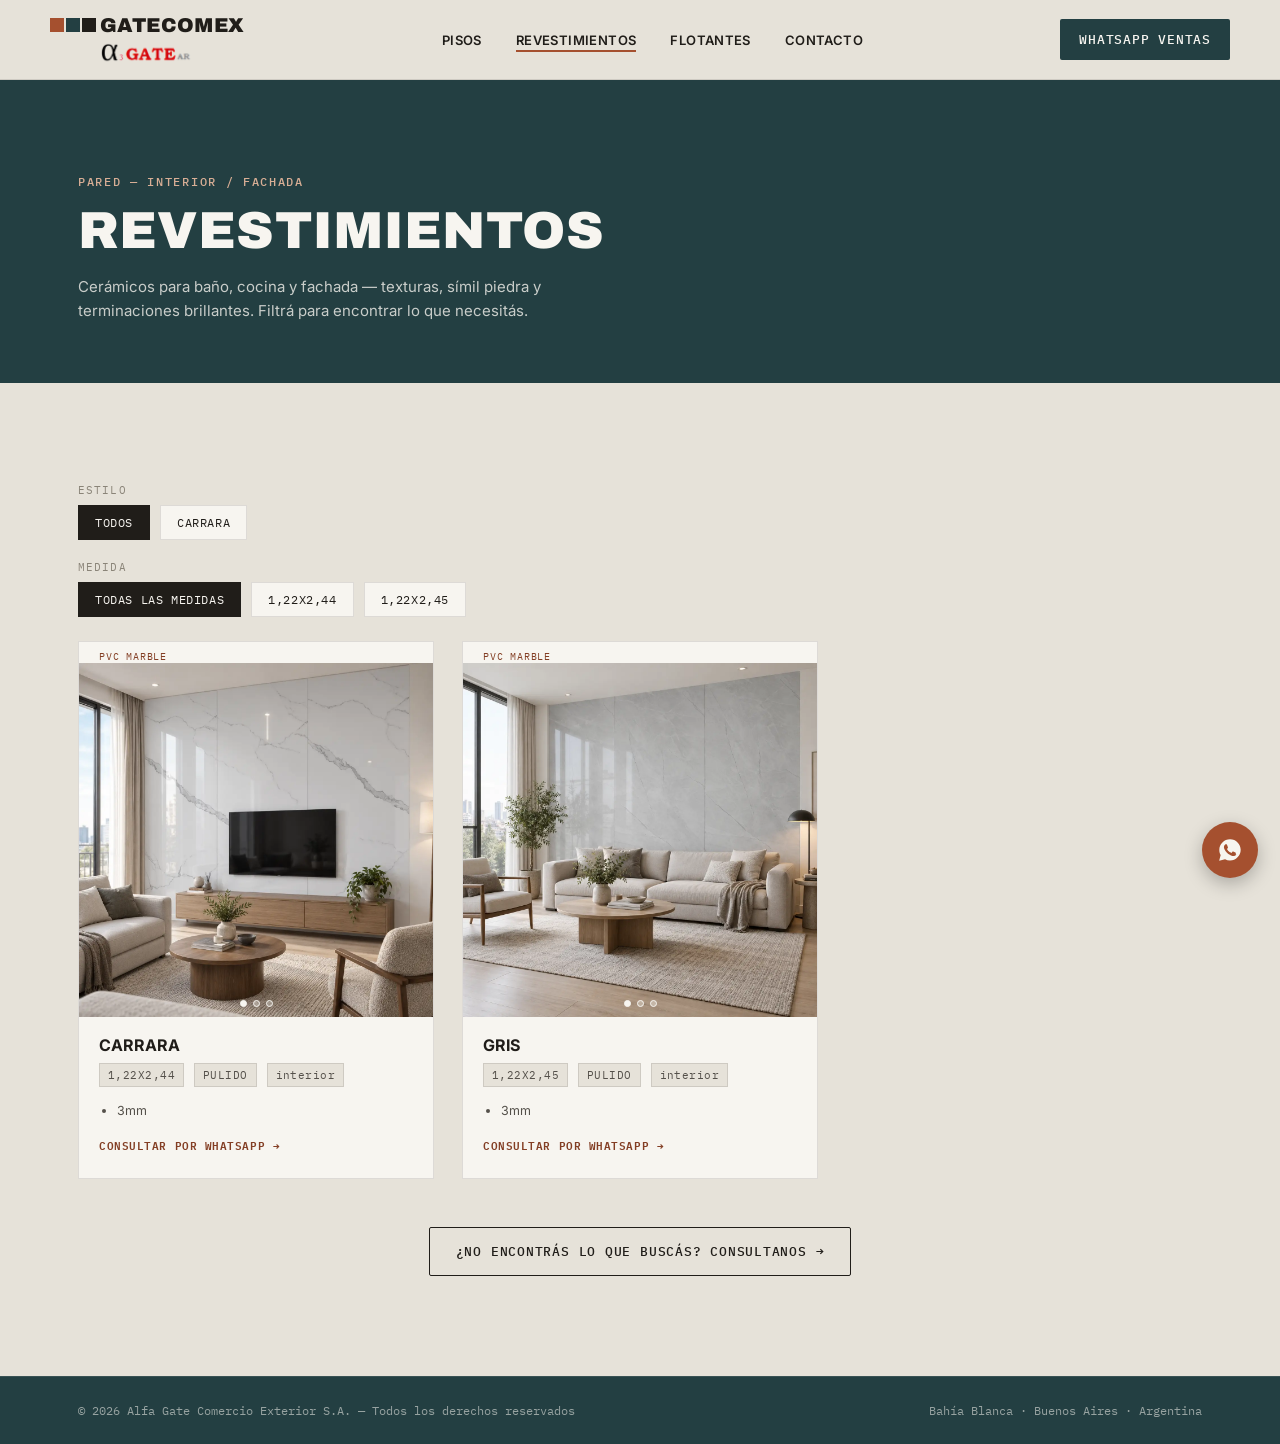
<file: revestimientos.html>
<!DOCTYPE html>
<html lang="es">
<head>
<meta charset="UTF-8">
<meta name="viewport" content="width=device-width, initial-scale=1.0">
<title>Revestimientos | GateComex — Importación directa Bahía Blanca</title>
<meta name="description" content="Catálogo de Revestimientos importados. Consultá formato, terminación y disponibilidad.">
<link rel="preconnect" href="https://fonts.googleapis.com">
<link href="https://fonts.googleapis.com/css2?family=Archivo:wght@500;700;900&family=Inter:wght@400;500;600&family=IBM+Plex+Mono:wght@500&display=swap" rel="stylesheet">
<link rel="stylesheet" href="styles.css">
</head>
<body>

<header>
  <nav class="wrap">
    <a href="index.html" class="logo"><span class="logo-top"><span class="mark"></span>GATECOMEX</span><img src="images/alfa-gate-logo.png" alt="Alfa Gate" class="logo-alfa"></a>
    <div class="navlinks">
      <a href="pisos.html">Pisos</a>
      <a href="revestimientos.html" class="active">Revestimientos</a>
      <a href="flotantes.html">Flotantes</a>
      <a href="contacto.html">Contacto</a>
    </div>
    <div class="navcta"><a class="btn" href="https://api.whatsapp.com/send/?phone=5492914768778" target="_blank">WhatsApp Ventas</a></div>
  </nav>
</header>

<section class="page-hero">
  <div class="wrap">
    <span class="eyebrow">PARED — INTERIOR / FACHADA</span>
    <h1>Revestimientos</h1>
    <p>Cerámicos para baño, cocina y fachada — texturas, símil piedra y terminaciones brillantes. Filtrá para encontrar lo que necesitás.</p>
  </div>
</section>

<section class="section">
  <div class="wrap">
    <span class="filter-label">Estilo</span>
    <div class="filter-bar" id="filterBar"></div>
    <span class="filter-label">Medida</span>
    <div class="filter-bar" id="formatoFilterBar"></div>
    <div class="catalog-grid" id="catalogGrid"></div>
    <p class="catalog-empty" id="catalogEmpty">No tenemos productos en esta categoría por ahora — consultanos por WhatsApp.</p>
    <div class="catalog-foot">
      <a class="btn btn-outline dark" href="https://api.whatsapp.com/send/?phone=5492914768778" target="_blank">¿No encontrás lo que buscás? Consultanos →</a>
    </div>
  </div>
</section>

<footer>
  <div class="wrap">
    <div>© 2026 Alfa Gate Comercio Exterior S.A. — Todos los derechos reservados</div>
    <div>Bahía Blanca · Buenos Aires · Argentina</div>
  </div>
</footer>

<a class="wa-float" href="https://api.whatsapp.com/send/?phone=5492914768778" target="_blank" aria-label="WhatsApp">
  <svg viewBox="0 0 24 24"><path d="M12.04 2C6.58 2 2.13 6.45 2.13 11.91c0 1.75.46 3.39 1.26 4.81L2 22l5.42-1.36c1.36.72 2.9 1.13 4.53 1.13h.01c5.46 0 9.91-4.45 9.91-9.91C21.87 6.45 17.5 2 12.04 2zm5.79 14.13c-.24.68-1.4 1.3-1.93 1.35-.5.05-1.02.24-3.42-.71-2.9-1.15-4.77-4.09-4.92-4.28-.14-.19-1.17-1.56-1.17-2.98s.73-2.11 1-2.4c.24-.27.53-.34.71-.34h.5c.16 0 .38-.06.59.45.24.58.8 2 .87 2.14.07.14.11.3.02.49-.09.19-.14.3-.27.46-.14.16-.28.36-.4.48-.14.14-.28.28-.12.55.16.27.71 1.17 1.52 1.9 1.05.94 1.93 1.23 2.2 1.37.27.14.43.11.59-.07.16-.18.68-.79.86-1.06.18-.27.36-.23.6-.14.24.09 1.55.73 1.81.86.27.14.45.2.51.32.07.12.07.66-.17 1.33z"/></svg>
</a>

<script src="catalog.js"></script>
<script>initCatalog('revestimientos');</script>

</body>
</html>
</file>
<file: styles.css>
:root{
--stone:#E6E2D9;
--paper:#F7F5F0;
--ink:#201D19;
--concrete:#B7B0A4;
--petroleum:#233F42;
--petroleum-light:#375B5F;
--clay:#A5502F;
--clay-dark:#833E24;
--line: rgba(32,29,25,0.12);
}
*{box-sizing:border-box; margin:0; padding:0;}
html{scroll-behavior:smooth;}
body{
background:var(--stone);
color:var(--ink);
font-family:'Inter',sans-serif;
-webkit-font-smoothing:antialiased;
}
img{display:block; width:100%; height:100%; object-fit:cover;}
a{color:inherit; text-decoration:none;}
.wrap{max-width:1180px; margin:0 auto; padding:0 28px;}
h1,h2,h3{font-family:'Archivo',sans-serif; text-transform:uppercase; letter-spacing:0.01em; line-height:1.02;}
.eyebrow{
font-family:'IBM Plex Mono',monospace;
font-size:12px; letter-spacing:0.14em; text-transform:uppercase;
color:var(--clay-dark); font-weight:500;
}
.btn{
display:inline-flex; align-items:center; gap:10px;
font-family:'IBM Plex Mono',monospace; font-size:13px; letter-spacing:0.06em; text-transform:uppercase;
padding:15px 26px; border-radius:2px; font-weight:500; cursor:pointer; border:1px solid transparent;
transition:transform .15s ease, background .15s ease;
}
.btn:hover{transform:translateY(-2px);}
.btn-primary{background:var(--clay); color:var(--paper);}
.btn-primary:hover{background:var(--clay-dark);}
.btn-outline{border-color:rgba(247,245,240,0.5); color:var(--paper);}
.btn-outline:hover{background:rgba(247,245,240,0.12);}
.btn-outline.dark{border-color:var(--ink); color:var(--ink);}
.btn-outline.dark:hover{background:rgba(32,29,25,0.06);}

/* NAV */
header{
position:sticky; top:0; z-index:50;
background:var(--stone); border-bottom:1px solid var(--line);
}
nav.wrap{
display:flex; align-items:center; justify-content:space-between;
padding:14px 0;
}
.logo{
font-family:'Archivo',sans-serif; font-weight:900; font-size:20px; letter-spacing:0.02em;
display:flex; flex-direction:column; align-items:flex-start; gap:5px;
}
.logo-top{display:flex; align-items:center; gap:10px;}
.logo-alfa{
height:24px; width:auto; object-fit:contain; display:block; margin-left:50px;
}
.logo .mark{
width:14px; height:14px; background:var(--clay); display:inline-block;
box-shadow:16px 0 0 var(--petroleum), 32px 0 0 var(--ink);
margin-right:26px;
}
.navlinks{display:flex; gap:34px; font-size:13px; font-weight:600; letter-spacing:0.03em; text-transform:uppercase;}
.navlinks a{position:relative; padding:4px 0;}
.navlinks a:after{content:'';position:absolute; left:0; bottom:0; width:0; height:2px; background:var(--clay); transition:width .2s;}
.navlinks a:hover:after, .navlinks a.active:after{width:100%;}
.navcta .btn{padding:11px 18px; background:var(--petroleum); color:var(--paper);}
.navcta .btn:hover{background:var(--petroleum-light);}

/* HERO (home) */
.hero{position:relative; min-height:88vh; display:flex; align-items:flex-end; overflow:hidden;}
.hero-bg{position:absolute; inset:0; z-index:0;}
.hero-bg img{filter:saturate(0.9) brightness(0.55);}
.hero-bg:after{content:''; position:absolute; inset:0; background:linear-gradient(180deg, rgba(35,63,66,0.35) 0%, rgba(20,18,16,0.55) 65%, rgba(20,18,16,0.85) 100%);}
.hero-content{position:relative; z-index:1; color:var(--paper); padding-bottom:64px; width:100%;}
.hero-content .eyebrow{color:#D8AE95; margin-bottom:22px; display:block;}
.hero-content h1{font-size:clamp(38px, 6vw, 76px); font-weight:900; max-width:820px; color:var(--paper);}
.hero-content p{font-size:17px; max-width:520px; margin:26px 0 36px; color:rgba(247,245,240,0.82); line-height:1.6;}
.hero-actions{display:flex; gap:16px; flex-wrap:wrap;}

/* PAGE HERO (subpages) */
.page-hero{background:var(--petroleum); color:var(--paper); padding:90px 0 60px;}
.page-hero h1{font-size:clamp(32px,4.5vw,52px); font-weight:900; color:var(--paper); margin-top:14px;}
.page-hero p{max-width:560px; margin-top:18px; color:rgba(247,245,240,0.78); font-size:15px; line-height:1.6;}
.page-hero .eyebrow{color:#D8AE95;}

.section{padding:100px 0;}
.section-head{display:flex; justify-content:space-between; align-items:flex-end; margin-bottom:52px; gap:24px; flex-wrap:wrap;}
.section-head h2{font-size:clamp(28px,3.6vw,42px); font-weight:900;}
.section-head .desc{max-width:380px; font-size:15px; color:#54504A; line-height:1.6;}
.section-head-stack{flex-direction:column; align-items:flex-start;}
.section-head-stack .desc{max-width:560px; margin-top:14px; font-size:16px;}

/* CATEGORY TILE GRID (home) */
.tile-grid{display:grid; grid-template-columns:repeat(3,1fr); gap:3px; background:var(--ink); border:3px solid var(--ink);}
.tile-card{position:relative; aspect-ratio:4/5; overflow:hidden; background:var(--petroleum); display:flex; flex-direction:column; justify-content:flex-end; padding:26px; color:var(--paper);}
.tile-card img{position:absolute; inset:0; z-index:0; transition:transform .5s ease; opacity:0.92;}
.tile-card:hover img{transform:scale(1.06);}
.tile-card:after{content:''; position:absolute; inset:0; background:linear-gradient(180deg, rgba(20,18,16,0.02) 0%, rgba(20,18,16,0.15) 45%, rgba(20,18,16,0.78) 100%); z-index:0;}
.tile-card .tc-inner{position:relative; z-index:1;}
.tile-card .code{font-family:'IBM Plex Mono',monospace; font-size:11px; letter-spacing:0.12em; color:#D8AE95; margin-bottom:10px; display:block;}
.tile-card h3{font-size:24px; font-weight:700; margin-bottom:6px;}
.tile-card .arrow{font-family:'IBM Plex Mono',monospace; font-size:13px; opacity:0.75; margin-top:14px; display:inline-block; transition:transform .2s;}
.tile-card:hover .arrow{transform:translateX(6px);}

/* STATS STRIP */
.stats{background:var(--petroleum); color:var(--paper); padding:70px 0;}
.stats-grid{display:grid; grid-template-columns:repeat(4,1fr); gap:20px; text-align:left;}
.stat-num{font-family:'Archivo',sans-serif; font-weight:900; font-size:clamp(30px,4vw,48px); color:#EBC8B2;}
.stat-label{font-family:'IBM Plex Mono',monospace; font-size:12px; letter-spacing:0.08em; text-transform:uppercase; margin-top:8px; color:rgba(247,245,240,0.7);}
.stats-grid > div{border-left:1px solid rgba(247,245,240,0.2); padding-left:20px;}
.stats-grid > div:first-child{border-left:none; padding-left:0;}

/* FILTER BAR (category pages) */
.filter-bar{display:flex; gap:10px; flex-wrap:wrap; margin-bottom:20px;}
.filter-label{
display:block; font-family:'IBM Plex Mono',monospace; font-size:11px; letter-spacing:0.1em; text-transform:uppercase;
color:#8A8478; margin-bottom:8px;
}
.filter-chip{
font-family:'IBM Plex Mono',monospace; font-size:12px; letter-spacing:0.05em; text-transform:uppercase;
padding:9px 16px; border:1px solid var(--line); background:var(--paper); cursor:pointer; color:var(--ink);
transition:all .15s ease;
}
.filter-chip:hover{border-color:var(--clay);}
.filter-chip.active{background:var(--ink); color:var(--paper); border-color:var(--ink);}
.filter-bar-sub{margin-bottom:16px;}
.filter-bar-sub .filter-chip{
font-family:'Archivo',sans-serif; font-weight:700; font-size:13px; text-transform:uppercase;
padding:11px 22px; background:transparent; border:1px solid var(--petroleum); color:var(--petroleum);
}
.filter-bar-sub .filter-chip.active{background:var(--petroleum); color:var(--paper); border-color:var(--petroleum);}
.prod-subcat{
display:block; font-family:'IBM Plex Mono',monospace; font-size:10px; letter-spacing:0.08em; text-transform:uppercase;
color:var(--clay-dark); padding:8px 20px 0;
}

/* CATALOG */
.catalog-grid{display:grid; grid-template-columns:repeat(3,1fr); gap:28px; margin-top:24px;}
.prod-card{background:var(--paper); border:1px solid var(--line); transition:opacity .2s ease;}
.prod-card.hidden{display:none;}
.prod-photo{aspect-ratio:1/1; position:relative; overflow:hidden; cursor:zoom-in;}
.prod-photo img{position:absolute; inset:0; opacity:0; transition:opacity .3s ease; width:100%; height:100%; object-fit:cover;}
.prod-photo img.active{opacity:1;}

.lightbox{
display:none; position:fixed; inset:0; z-index:200; background:rgba(20,18,16,0.94);
align-items:center; justify-content:center;
}
.lightbox.open{display:flex;}
.lightbox .lb-img{max-width:88vw; max-height:86vh; object-fit:contain; box-shadow:0 20px 60px rgba(0,0,0,0.5);}
.lb-close{
position:absolute; top:22px; right:28px; background:none; border:none; color:var(--paper);
font-size:34px; line-height:1; cursor:pointer; font-family:'Inter',sans-serif;
}
.lb-prev, .lb-next{
position:absolute; top:50%; transform:translateY(-50%); background:rgba(247,245,240,0.1);
border:1px solid rgba(247,245,240,0.3); color:var(--paper); width:46px; height:46px; border-radius:50%;
font-size:26px; cursor:pointer; align-items:center; justify-content:center; display:flex;
transition:background .15s ease;
}
.lb-prev:hover, .lb-next:hover{background:rgba(247,245,240,0.25);}
.lb-prev{left:20px;}
.lb-next{right:20px;}
@media (max-width:640px){
.lb-prev{left:8px; width:38px; height:38px;}
.lb-next{right:8px; width:38px; height:38px;}
.lb-close{top:14px; right:16px; font-size:28px;}
}
.prod-dots{position:absolute; bottom:10px; left:0; right:0; display:flex; justify-content:center; gap:6px; z-index:2;}
.prod-dots .dot{width:7px; height:7px; border-radius:50%; border:1.5px solid var(--paper); background:rgba(247,245,240,0.35); padding:0; cursor:pointer;}
.prod-dots .dot.active{background:var(--paper);}
.prod-info{padding:20px 20px 24px;}
.prod-info h3{font-size:16px; font-weight:700; text-transform:none; letter-spacing:0; margin-bottom:10px; font-family:'Inter',sans-serif;}
.spec-plate{display:flex; gap:10px; flex-wrap:wrap; font-family:'IBM Plex Mono',monospace; font-size:11px; letter-spacing:0.04em; color:#54504A;}
.spec-plate span{border:1px solid var(--line); padding:4px 8px; background:var(--stone);}
.spec-list{margin:14px 0 0; padding-left:18px; font-size:12.5px; line-height:1.6; color:#54504A;}
.spec-list li{margin-bottom:2px;}
.prod-cta{display:block; margin-top:14px; font-family:'IBM Plex Mono',monospace; font-size:11px; letter-spacing:0.05em; text-transform:uppercase; color:var(--clay-dark); font-weight:600;}
.catalog-foot{margin-top:48px; text-align:center;}
.catalog-empty{display:none; text-align:center; padding:60px 0; color:#8A8478; font-family:'IBM Plex Mono',monospace; font-size:13px;}

/* LINK "VER DEPÓSITO" dentro de la franja de estadísticas */
.stock-link{
display:inline-block; margin-top:12px; font-family:'IBM Plex Mono',monospace; font-size:12px;
letter-spacing:0.05em; text-transform:uppercase; color:#EBC8B2; border-bottom:1px solid rgba(235,200,178,0.4);
padding-bottom:2px; transition:border-color .15s ease;
}
.stock-link:hover{border-color:#EBC8B2;}

/* NUESTRAS OBRAS */
.obra-grid{display:grid; grid-template-columns:repeat(4,1fr); gap:20px;}
.obra-card{display:flex; flex-direction:column;}
.obra-photo{aspect-ratio:4/5; position:relative; overflow:hidden; cursor:zoom-in; background:var(--ink);}
.obra-photo img{position:absolute; inset:0; opacity:0; transition:opacity .3s ease; width:100%; height:100%; object-fit:cover;}
.obra-photo img.active{opacity:1;}
.obra-card .g-cap{
position:static; background:none; padding:12px 2px 0; color:var(--ink);
font-family:'IBM Plex Mono',monospace; font-size:13px; font-weight:500; letter-spacing:0.02em;
}
@media (max-width:860px){
.obra-grid{grid-template-columns:repeat(2,1fr);}
}

/* GALLERY */
.gallery{display:grid; grid-template-columns:1.4fr 1fr 1fr; grid-template-rows:280px 280px; gap:12px;}
.gallery a{position:relative; overflow:hidden; display:block;}
.gallery a:nth-child(1){grid-row:span 2;}
.gallery a img{transition:transform .5s ease;}
.gallery a:hover img{transform:scale(1.06);}
.g-cap{position:absolute; left:0; bottom:0; right:0; padding:16px 18px; background:linear-gradient(0deg, rgba(20,18,16,0.85), transparent); color:var(--paper); font-family:'IBM Plex Mono',monospace; font-size:12px; letter-spacing:0.05em;}

/* TESTIMONIALS */
.testi-grid{display:grid; grid-template-columns:repeat(3,1fr); gap:28px;}
.testi-grid-2{grid-template-columns:repeat(2,1fr); max-width:820px;}
.testi-card{background:var(--paper); border-top:3px solid var(--clay); padding:32px 26px;}
.testi-card p{font-size:15px; line-height:1.7; color:#3A3733; margin-bottom:20px;}
.testi-who{font-family:'IBM Plex Mono',monospace; font-size:12px; letter-spacing:0.04em; color:var(--petroleum);}
.google-badge{
display:inline-flex; align-items:center; gap:8px; font-family:'IBM Plex Mono',monospace; font-size:13px;
color:var(--ink); border:1px solid var(--line); padding:10px 16px; white-space:nowrap; height:fit-content;
}
.google-badge:hover{border-color:var(--clay);}
.google-badge .stars{color:#E3A008; letter-spacing:1px;}

/* CONTACT */
.contact{background:var(--ink); color:var(--paper);}
.contact .wrap{display:grid; grid-template-columns:1fr 1fr; gap:70px;}
.contact h2{color:var(--paper); font-size:clamp(28px,3.6vw,42px); margin-bottom:20px;}
.contact .desc{color:rgba(247,245,240,0.65); font-size:15px; line-height:1.7; margin-bottom:40px; max-width:420px;}
.field{margin-bottom:20px;}
.field label{display:block; font-family:'IBM Plex Mono',monospace; font-size:11px; letter-spacing:0.08em; text-transform:uppercase; margin-bottom:8px; color:rgba(247,245,240,0.6);}
.field input, .field textarea, .field select{
width:100%; background:transparent; border:none; border-bottom:1px solid rgba(247,245,240,0.3);
padding:10px 2px; color:var(--paper); font-family:'Inter',sans-serif; font-size:15px; outline:none;
}
.field select option{color:var(--ink);}
.field input:focus, .field textarea:focus, .field select:focus{border-color:var(--clay);}
.field textarea{resize:vertical; min-height:80px;}
.contact-info{display:flex; flex-direction:column; justify-content:space-between;}
.info-block{margin-bottom:28px;}
.info-block .eyebrow{color:#D8AE95; margin-bottom:8px; display:block;}
.info-block div, .info-block a{font-size:16px; line-height:1.6;}
.info-block a{border-bottom:1px solid rgba(247,245,240,0.25);}
.info-block a:hover{border-color:var(--clay);}
.map-box{aspect-ratio:16/8; background:var(--petroleum); border:1px solid rgba(247,245,240,0.15); display:flex; align-items:center; justify-content:center; font-family:'IBM Plex Mono',monospace; font-size:12px; color:rgba(247,245,240,0.5); text-align:center; padding:20px;}

footer{background:var(--petroleum); border-top:1px solid rgba(247,245,240,0.1); padding:26px 0; color:rgba(247,245,240,0.55);}
footer .wrap{display:flex; justify-content:space-between; align-items:center; font-size:12px; font-family:'IBM Plex Mono',monospace; flex-wrap:wrap; gap:10px;}

/* WHATSAPP FLOATING BUTTON */
.wa-float{
position:fixed; right:22px; bottom:22px; z-index:60;
width:56px; height:56px; border-radius:50%; background:var(--clay);
display:flex; align-items:center; justify-content:center; box-shadow:0 6px 18px rgba(0,0,0,0.25);
transition:transform .15s ease;
}
.wa-float:hover{transform:scale(1.08); background:var(--clay-dark);}
.wa-float svg{width:26px; height:26px; fill:var(--paper);}

@media (max-width:860px){
.navlinks{display:none;}
.stats-grid{grid-template-columns:repeat(2,1fr); row-gap:32px;}
.stats-grid > div:nth-child(3){border-left:none; padding-left:0;}
.tile-grid, .catalog-grid, .testi-grid{grid-template-columns:1fr;}
.gallery{grid-template-columns:1fr 1fr; grid-template-rows:200px 200px 200px;}
.gallery a:nth-child(1){grid-column:span 2; grid-row:span 1;}
.contact .wrap{grid-template-columns:1fr;}
}
</file>
